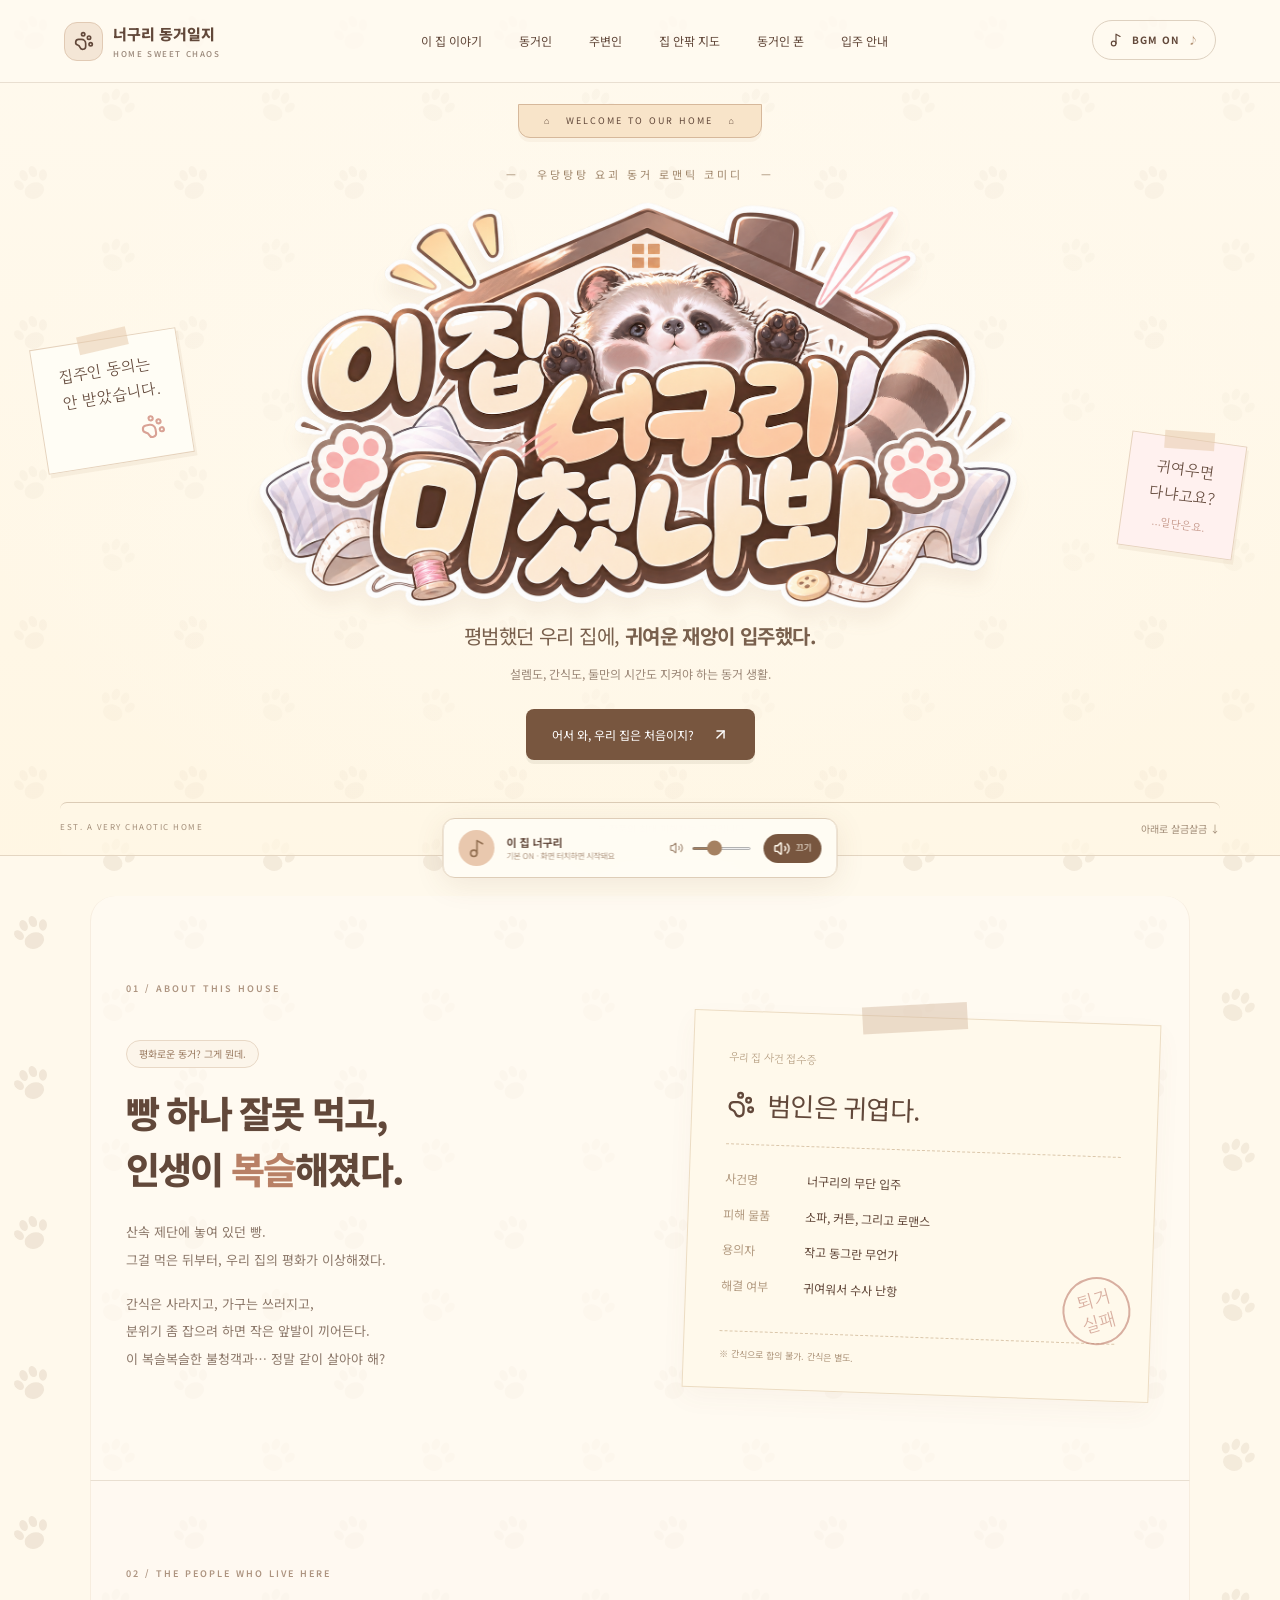
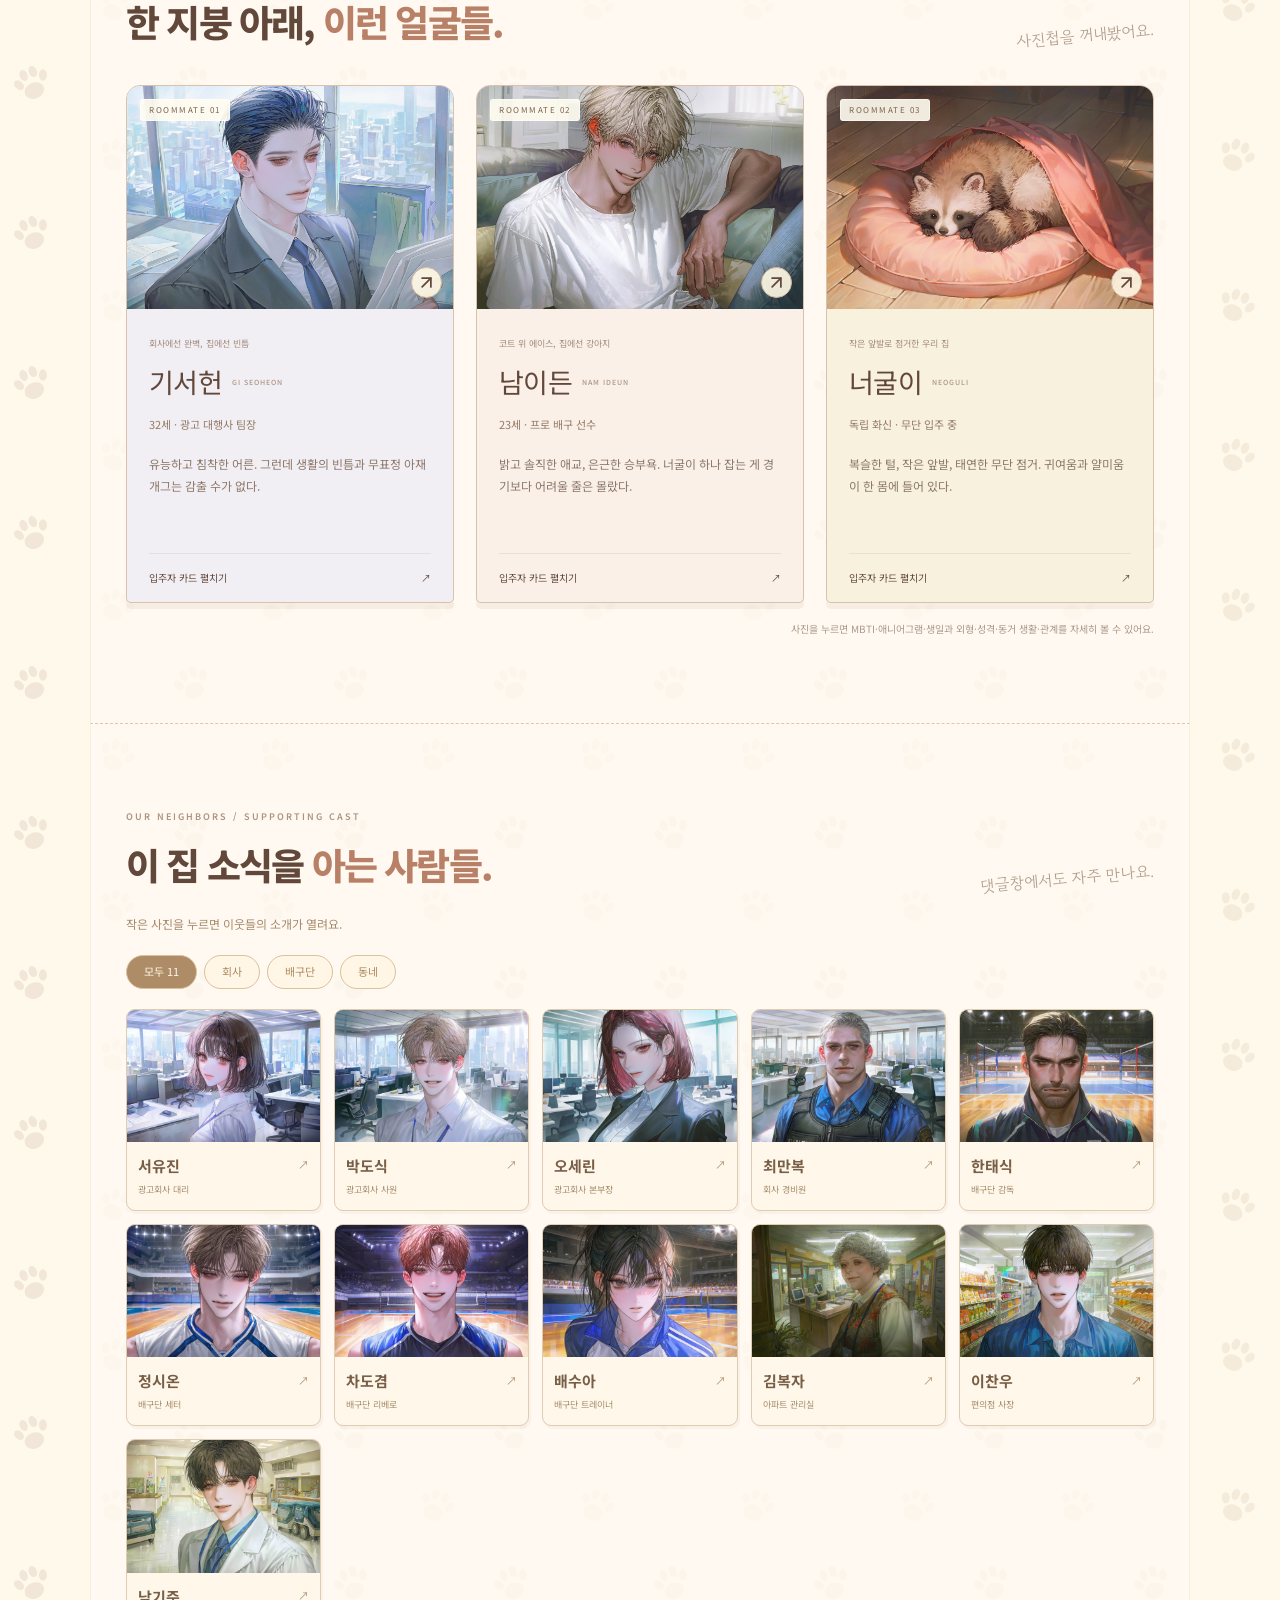
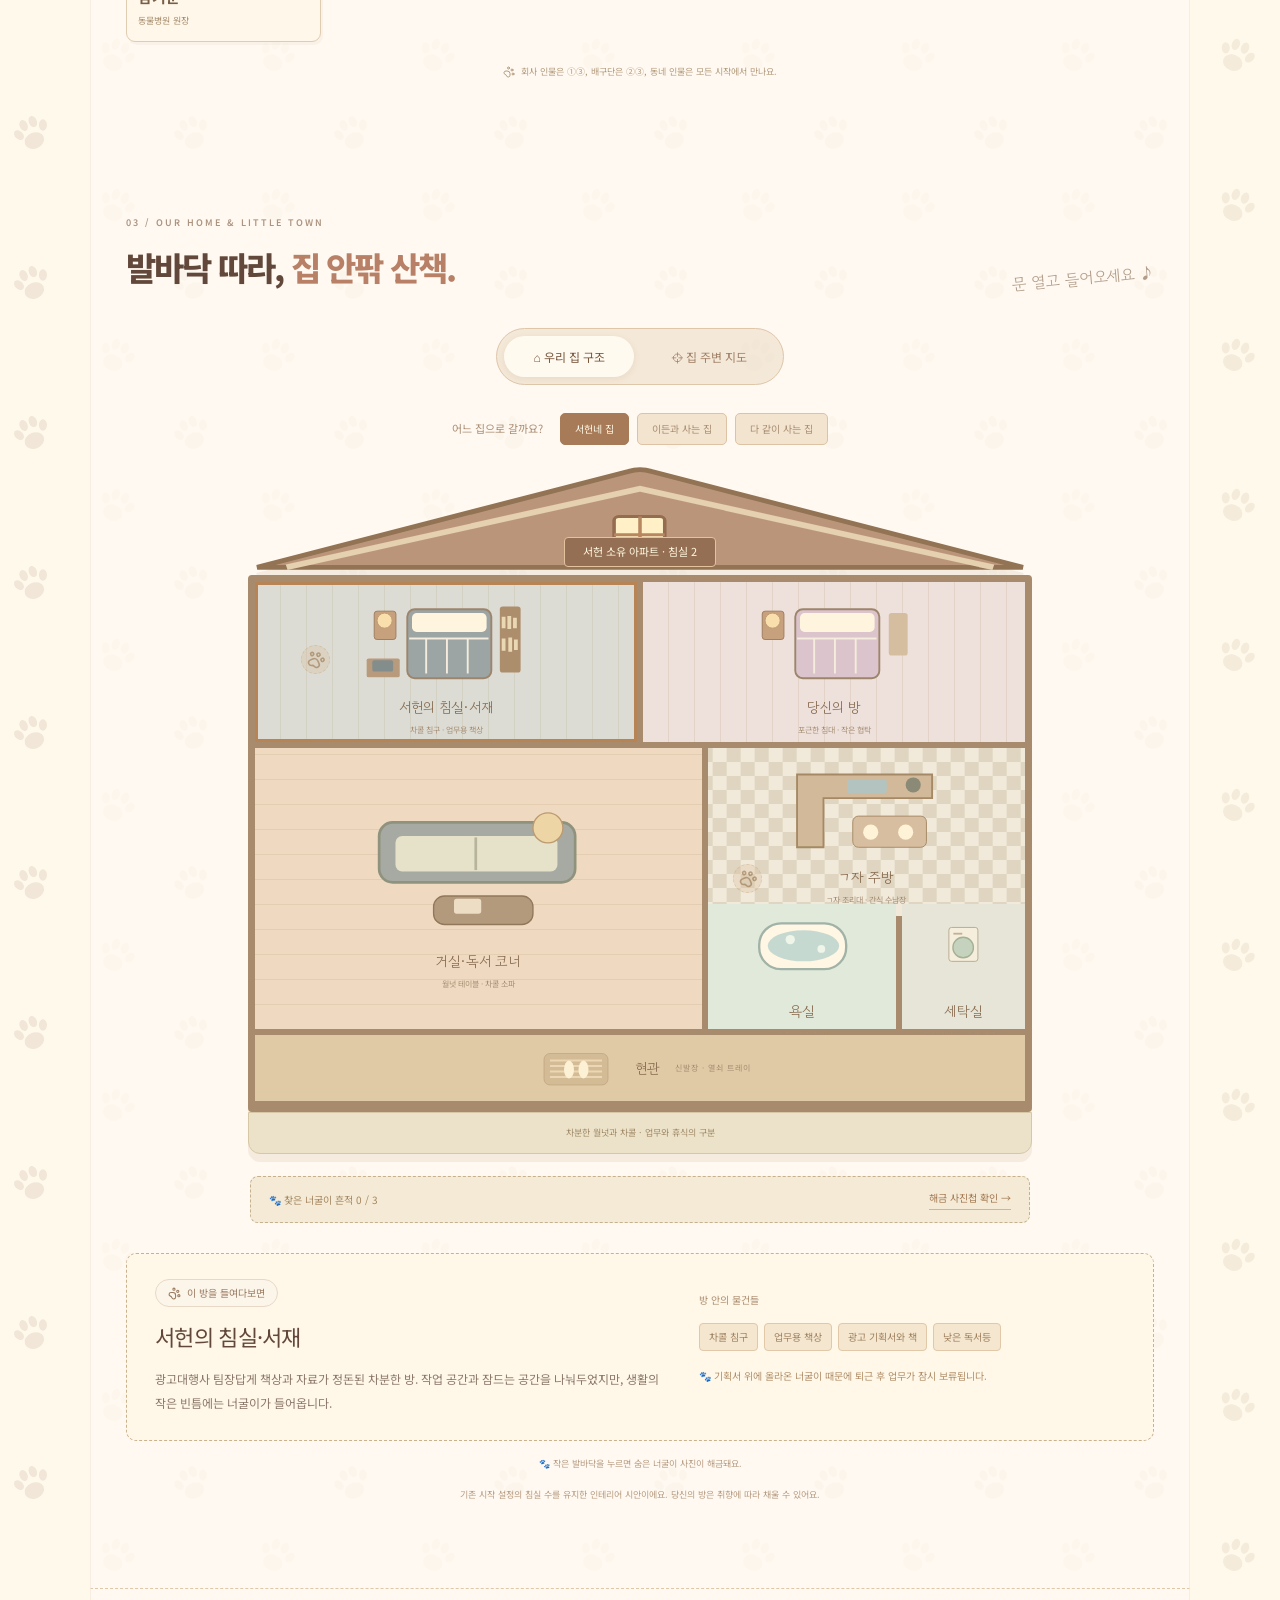
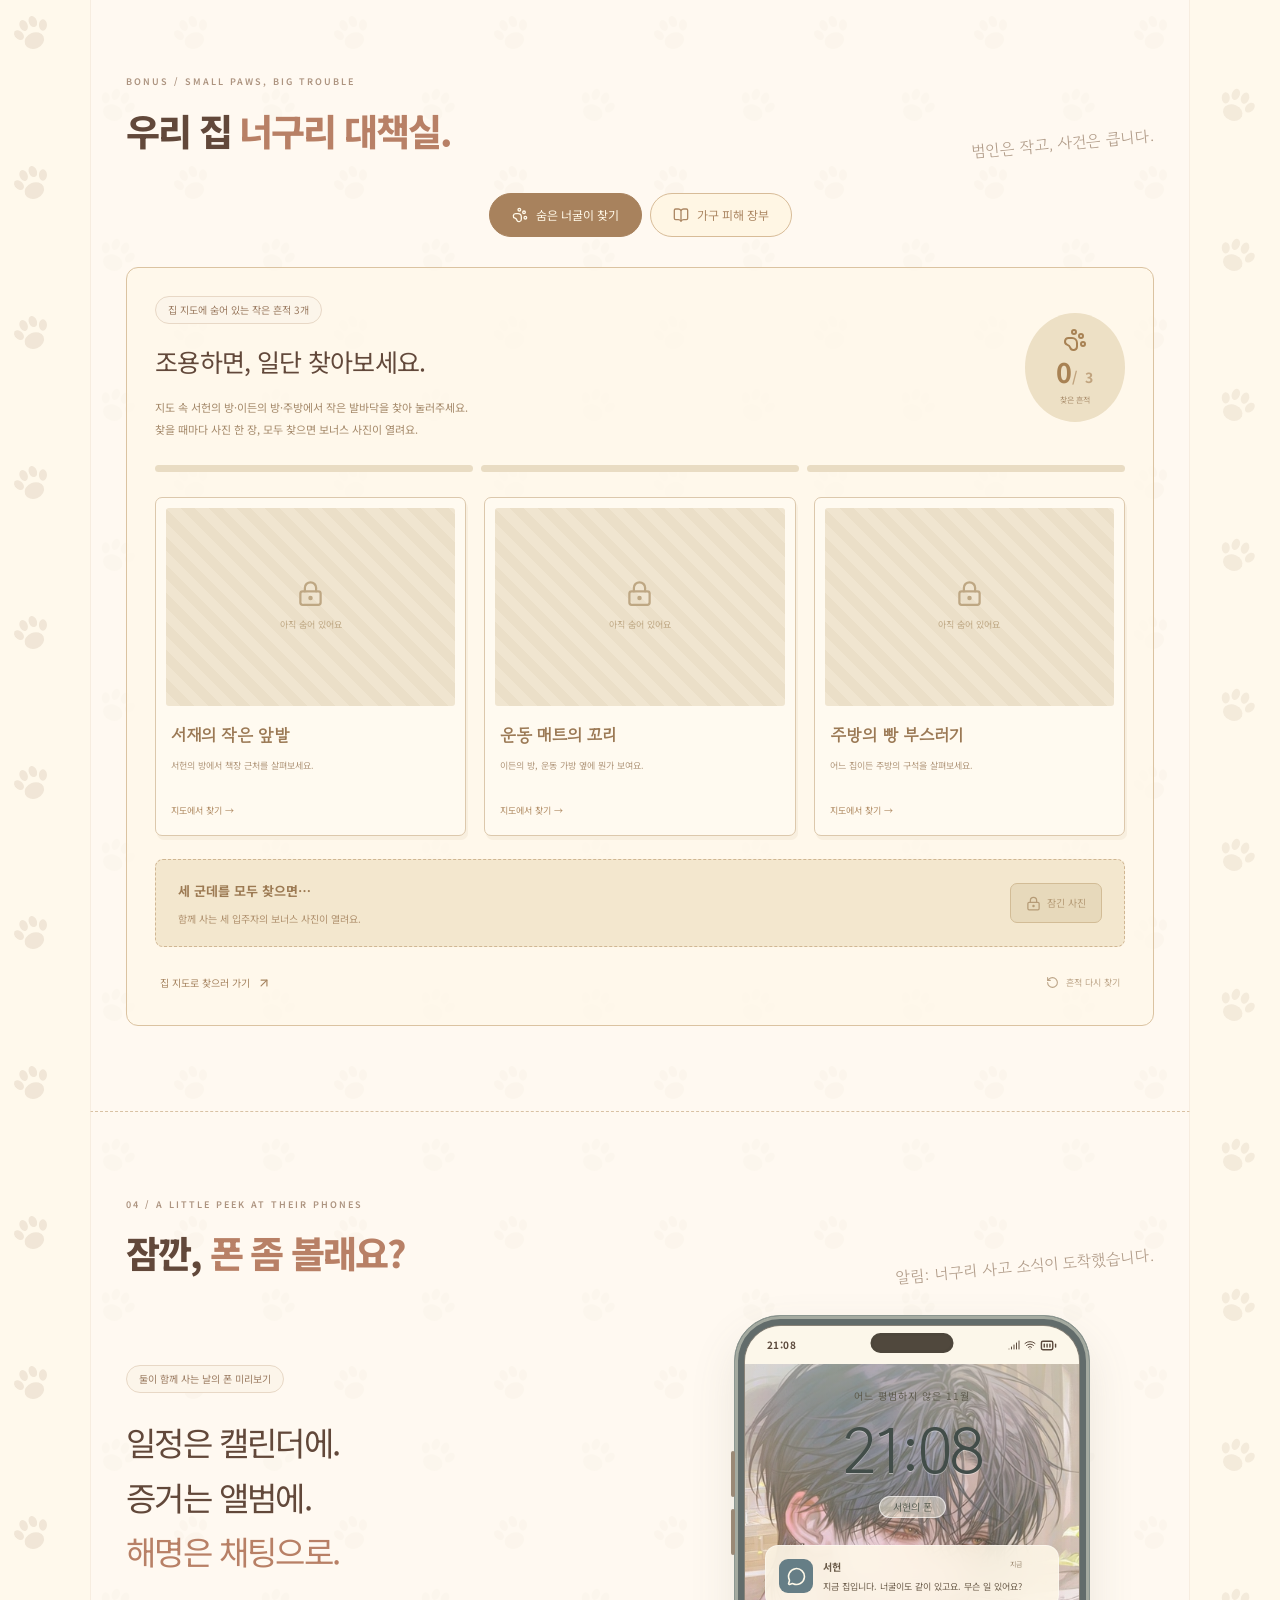
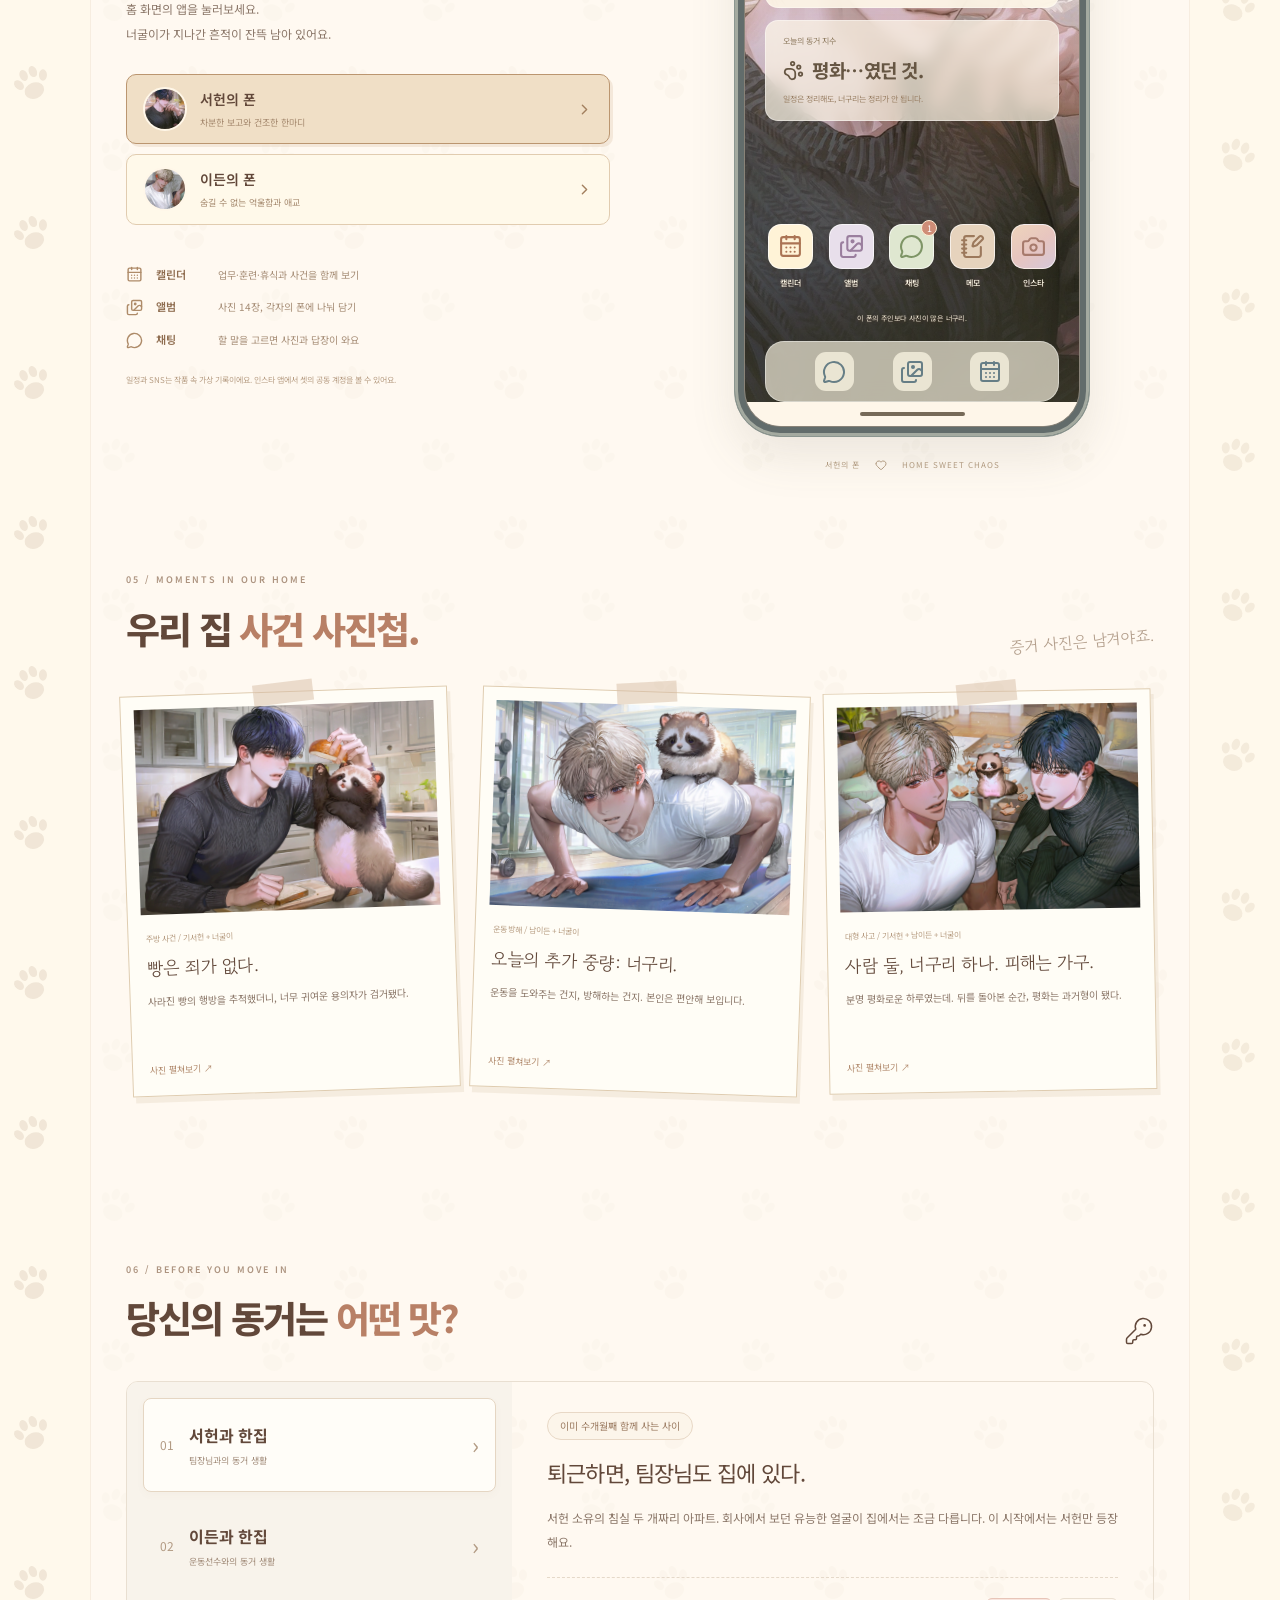
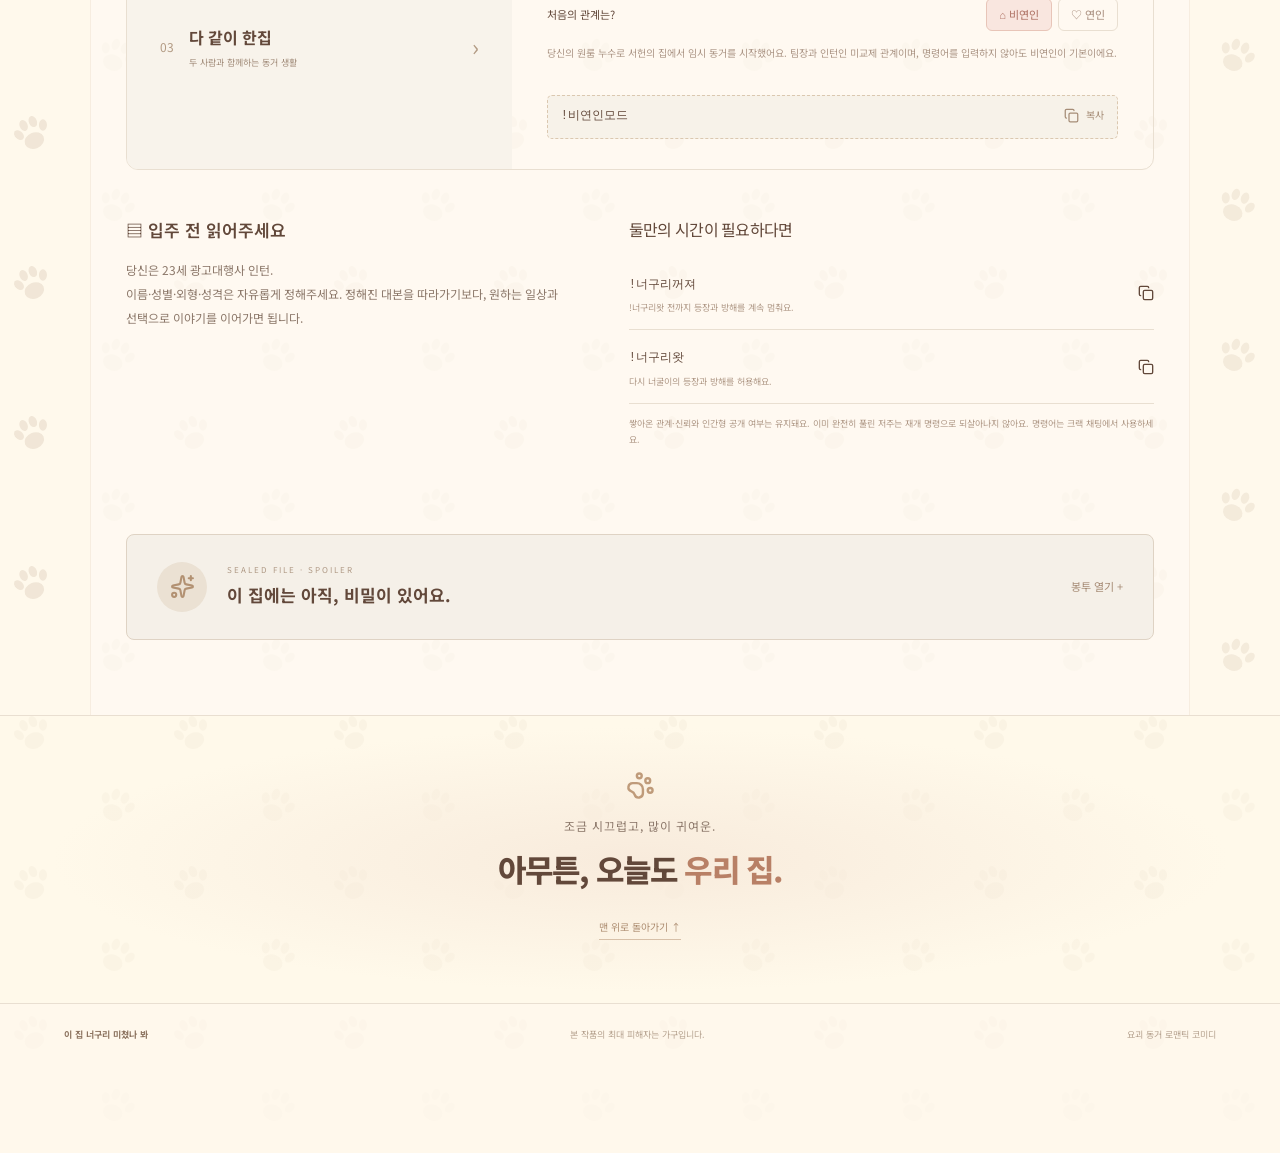
<file: index.html>
<!doctype html><html lang="ko"><head><meta charset="UTF-8"><meta name="viewport" content="width=device-width,initial-scale=1,viewport-fit=cover"><meta name="theme-color" content="#fff9ec"><title>이 집 너구리 미쳤나 봐 | 너구리 동거일지</title><meta name="description" content="평범했던 우리 집에 귀여운 재앙이 입주했다. 우당탕탕 요괴 동거 로맨틱 코미디."><link rel="icon" href="/favicon.svg">  <script type="module" crossorigin src="/static/index-0a556be13d47.js"></script>
  <link rel="stylesheet" crossorigin href="/static/index-DGvWY7Bh.css">
</head><body><div id="root"></div></body></html>
</file>
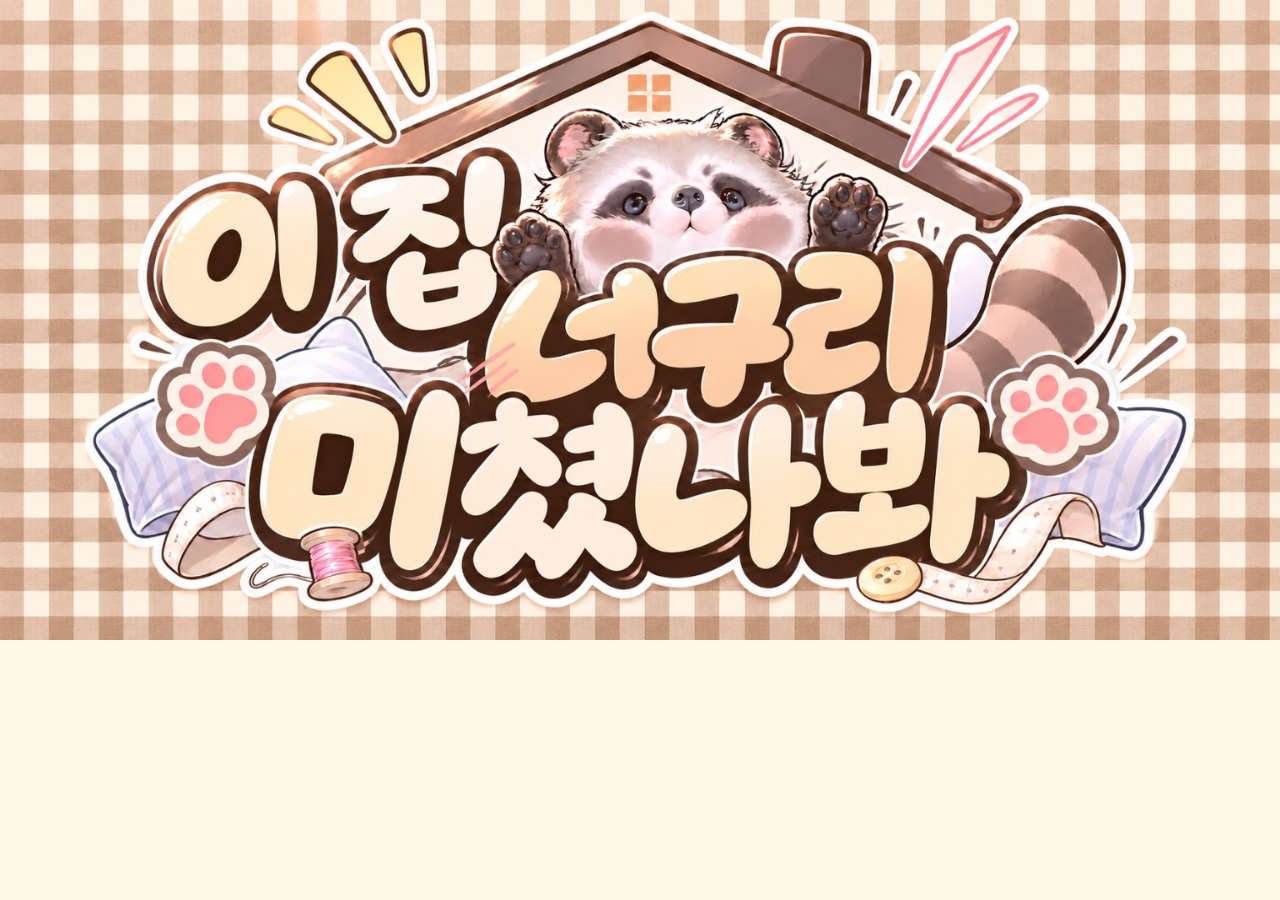
<file: banner.html>
<!doctype html>
<html lang="ko"><head><meta charset="utf-8"><meta name="viewport" content="width=device-width,initial-scale=1"><title>이 집 너구리 미쳤나 봐 · 클릭형 배너</title><style>html,body{margin:0;background:#fff9ec}a{display:block;max-width:1536px;margin:auto}img{display:block;width:100%;height:auto}a:focus-visible{outline:4px solid #895a40;outline-offset:-4px}</style></head><body><a href="./index.html" aria-label="이 집 너구리 미쳤나 봐 홈페이지 열기"><img src="./assets/click-banner.png" width="1536" height="768" alt="이 집 너구리 미쳤나 봐 — 클릭해서 홈페이지 열기"></a></body></html>
</file>
<file: static/index-DGvWY7Bh.css>
@import "https://fonts.googleapis.com/css2?family=Gowun+Dodum&family=Noto+Sans+KR:wght@400;500;600;700;800;900&display=swap";.global-music-button{z-index:12;position:absolute;top:20px;right:5%}.header-music-space{flex-shrink:0;width:128px}.house-play{border-top:1px dashed #dfc7a7;padding-top:50px}.play-tabs{justify-content:center;gap:8px;margin-bottom:30px;display:flex}.play-tabs>button{color:#ad8864;background:#fff6e4;border:1px solid #d8bc98;border-radius:23px;align-items:center;gap:8px;padding:10px 22px;font-size:12px;display:flex}.play-tabs>button[aria-pressed=true]{color:#fff8e7;background:#a8825d;border-color:#a8825d}.hunt-panel,.ledger-panel{background:#fff8eacc;border:1px solid #dbc3a1;border-radius:12px;padding:28px}.hunt-heading{justify-content:space-between;align-items:center;gap:25px;display:flex}.hunt-heading h3,.ledger-intro h3{margin:15px 0 12px;font-size:25px}.hunt-heading p,.ledger-intro p{color:#a58a6b;font-size:11px;line-height:2}.hunt-count{color:#a88254;background:#ede0c5;border-radius:50%;flex-direction:column;flex-shrink:0;align-items:center;width:100px;padding:15px;display:flex}.hunt-count>strong{font-size:27px;line-height:1.5}.hunt-count small{letter-spacing:2px;color:#c1a47f;font-size:14px}.hunt-count>span{color:#ab8f6e;font-size:8px}.hunt-progress{gap:8px;margin:25px 0;display:flex}.hunt-progress>span{background:#e9dcc3;border-radius:6px;flex:1;height:7px}.hunt-progress>.done{background:#a9b58b}.hunt-gallery{grid-template-columns:repeat(3,minmax(0,1fr));gap:18px;display:grid}.hunt-card{text-align:left;background:#fffaf0;border:1px solid #dcc8ac;border-radius:7px;padding:10px 10px 16px;box-shadow:2px 4px #ab895c15}.hunt-card>img,.locked-photo{aspect-ratio:19/13;object-fit:contain;background:#e9dfca;border-radius:3px;width:100%;display:block}.locked-photo{color:#bea783;background:repeating-linear-gradient(45deg,#f0e5d0 0 10px,#ebdfc8 10px 20px);flex-direction:column;justify-content:center;align-items:center;gap:10px;display:flex}.locked-photo>span{font-size:9px}.hunt-card>strong{color:#9b7955;margin:14px 5px 7px;font-family:Gowun Dodum;font-size:17px;display:block}.hunt-card>p{color:#b1977b;min-height:34px;margin:0 5px;font-size:9px;line-height:1.9}.hunt-card>span{color:#b08b63;margin:12px 5px 0;font-size:9px;display:block}.hunt-card.unlocked{border-color:#aeb995}.hunt-card.unlocked>span{color:#8d9c6d}.hunt-complete{background:#f3e7ce;border:1px dashed #d0b692;border-radius:8px;justify-content:space-between;align-items:center;gap:15px;margin-top:23px;padding:18px 22px;display:flex}.hunt-complete strong{color:#9c7a53;font-size:13px}.hunt-complete p{color:#b0916e;margin-top:6px;font-size:10px}.hunt-complete>button{color:#b69c77;white-space:nowrap;background:#e7d9bb;border:1px solid #d2bc96;border-radius:7px;align-items:center;gap:6px;padding:10px 15px;font-size:10px;display:flex}.hunt-complete>button:disabled{cursor:default}.hunt-complete.complete{background:#edf0db;border-color:#b1bd94}.hunt-complete.complete>button{color:#fff8e8;background:#9ba97b;border-color:#8e9b6d}.hunt-footer{justify-content:space-between;align-items:center;gap:15px;margin-top:22px;display:flex}.hunt-footer>button{color:#a78561;background:0 0;align-items:center;gap:7px;padding:5px;font-size:10px;display:flex}.hunt-footer>button:last-child{color:#bca487;font-size:9px}.ledger-totals{grid-template-columns:1fr 1fr 1.5fr;gap:13px;margin:25px 0;display:grid}.ledger-totals>div{background:#f5e8cf;border:1px solid #dfc8a8;border-radius:8px;padding:18px 20px}.ledger-totals small{color:#af9472;margin-bottom:5px;font-size:9px;display:block}.ledger-totals strong{color:#9a744b;font-size:25px;display:block}.ledger-totals strong>span{color:#bea17d;margin-left:5px;font-size:12px}.ledger-totals>div:last-child{background:#eee2d3}.ledger-filters{gap:7px;margin:18px 0;display:flex}.ledger-filters button{color:#b19877;background:#fcf2df;border:1px solid #ddc6a4;border-radius:16px;padding:5px 13px;font-size:10px}.ledger-filters button[aria-pressed=true]{color:#fff7e7;background:#b18d67}.ledger-list{gap:12px;display:grid}.damage-record{background:#fffaf0;border:1px solid #decaad;border-radius:8px;overflow:hidden}.damage-record>details{background:0 0;border:0;border-radius:0}.damage-record summary{gap:15px;padding:17px 20px}.damage-no{color:#c3aa87;font-size:11px}.damage-record summary>div{flex:1;min-width:0}.damage-record summary strong{color:#9d7b54;margin:0;font-size:14px}.damage-record summary small{letter-spacing:0;color:#b59b7c;margin-top:4px;font-size:9px}.damage-cost{color:#ab8b63;white-space:nowrap;font-size:12px}.damage-detail{grid-template-columns:190px 1fr;gap:20px;padding:0 20px 20px;display:grid}.damage-detail>button{background:#f5e8cf;border:1px solid #e0caae;border-radius:5px;padding:5px;position:relative}.damage-detail img{object-fit:contain;border-radius:3px;width:100%;max-height:150px;display:block}.damage-detail>button>span{color:#b08b62;margin:5px;font-size:8px;display:block}.damage-detail>div{flex-direction:column;justify-content:center;gap:13px;display:flex}.damage-detail p{color:#aa8c6b;font-size:11px;line-height:1.9}.damage-detail b{color:#96714b;margin-bottom:3px;font-size:10px;display:block}.damage-check{color:#b29772;background:#fbf0dc;border-top:1px dashed #e4d1b5;justify-content:flex-end;align-items:center;gap:7px;width:100%;padding:10px 20px;font-size:9px;display:flex}.damage-check>span{background:#fff9e9;border:1px solid #d3bc98;border-radius:4px;place-items:center;width:16px;height:16px;display:grid}.fixed .damage-check{color:#89976a;background:#edf0df}.fixed .damage-check>span{color:#fff;background:#abb58c;border-color:#9da97f}.ledger-empty{text-align:center;color:#b69c7a;padding:22px;font-size:12px}.add-damage{color:#a58257;background:#f3e3c6;border:1px solid #d8be94;border-radius:7px;margin:23px auto 0;padding:12px 22px;font-size:11px;display:block}.add-damage:disabled{opacity:.55;cursor:default}.personal-room{padding:0}.room-select{background:0 0;flex-direction:column;justify-content:center;align-items:center;gap:3px;width:100%;min-width:0;height:100%;padding:9px;display:flex}.room-select>strong{color:#876b4f;text-align:center;font-family:Gowun Dodum;font-size:14px;font-weight:400}.room-select>small{color:#a68e74;text-align:center;font-size:8px}.personal-room.entry>.room-select{flex-direction:row;gap:15px}.personal-room.entry .room-scene{width:90px;height:55px}.hidden-paw{z-index:2;color:#9977519c;background:#d7bd994d;border:1px dashed #c1a17b55;border-radius:50%;place-items:center;width:29px;height:29px;transition:color .2s,background .2s;display:grid;position:absolute;transform:rotate(-24deg)}.spot-shelf{top:39%;left:12%}.spot-mat{bottom:18%;right:7%}.spot-crumb{bottom:14%;left:8%}.hidden-paw.found{color:#fff5dc;background:#a7b58c;border-color:#879b67;box-shadow:0 0 0 3px #c5cfb15c}.hidden-paw>span{text-align:center;color:#90a078;background:#fcf4dd;border-radius:50%;width:13px;height:13px;font-size:9px;line-height:13px;position:absolute;top:-6px;right:-3px;transform:rotate(24deg)}.comment-picker{border-top:1px dashed #d7c19f;flex-wrap:wrap;gap:5px;margin-top:14px;padding-top:10px;display:flex}.comment-picker>small{color:#b69976;width:100%;margin-bottom:4px;font-size:8px;display:block}.comment-picker>button{color:#a78158;background:#fff6e6;border:1px solid #d8bd97;border-radius:15px;padding:5px 8px;font-size:8px}.comment-picker>button[aria-pressed=true]{color:#fff6e5;background:#bc9870}.comment-picker>button:disabled{opacity:.55}.comment-replies{margin-top:10px}.comment-replies>small{color:#b29b7f;font-size:8px}.comment-replies .your-comment{background:#eee0c8;border-radius:5px;padding:7px 9px;font-size:9px}.comment-replies .character-comment{border-left:2px solid #d8be96;margin-top:9px;margin-left:10px;padding-left:9px;font-size:9px;line-height:2}.comment-replies b{min-width:26px;display:inline-block}@media (width<=850px){.global-music-button{top:17px;right:25px}.header-music-space{width:118px}.hunt-panel,.ledger-panel{padding:23px}.hunt-heading h3,.ledger-intro h3{font-size:22px}.hunt-card>strong{font-size:15px}.hunt-gallery{gap:12px}.ledger-totals>div{padding:15px}.ledger-totals strong{font-size:21px}.room-select>strong{font-size:12px}}@media (width<=600px){.global-music-button{top:17px;right:18px}.header-music-space{width:95px}.house-play{padding-top:39px}.house-play h2{font-size:25px}.play-tabs{gap:7px;margin-bottom:22px}.play-tabs button{gap:5px;padding:9px 13px;font-size:10px}.play-tabs svg{width:13px}.hunt-panel,.ledger-panel{padding:18px 14px}.hunt-heading{gap:13px}.hunt-heading>.hunt-count{width:65px;padding:10px}.hunt-count strong{font-size:21px}.hunt-count small{font-size:10px}.hunt-count>span{font-size:6px}.hunt-count svg{width:20px;height:20px}.hunt-heading h3,.ledger-intro h3{margin:12px 0 10px;font-size:19px}.hunt-heading p,.ledger-intro p{font-size:10px;line-height:2}.hunt-heading .pill{padding:3px 7px;font-size:7px}.hunt-heading br{display:none}.hunt-gallery{grid-template-columns:1fr;gap:16px}.hunt-card{grid-template-columns:100px 1fr;align-items:center;gap:0 13px;padding:10px;display:grid}.hunt-card>img,.hunt-card>.locked-photo{aspect-ratio:1;object-fit:cover;grid-area:1/1/4;height:100px}.locked-photo svg{width:23px}.locked-photo>span{font-size:7px}.hunt-card>strong{grid-column:2;align-self:end;margin:0 0 5px;font-size:15px}.hunt-card>p{grid-column:2;min-height:0;margin:0;font-size:8px}.hunt-card>span{grid-column:2;align-self:start;margin:5px 0 0;font-size:8px}.hunt-progress{margin:20px 0}.hunt-complete{flex-wrap:wrap;gap:10px;padding:15px 13px}.hunt-complete strong{font-size:12px}.hunt-complete p{font-size:9px}.hunt-complete button{padding:8px 11px;font-size:9px}.hunt-footer{flex-wrap:wrap;gap:8px}.hunt-footer button{font-size:9px}.hunt-footer>button:last-child{font-size:8px}.ledger-totals{grid-template-columns:1fr 1fr;gap:9px;margin:20px 0}.ledger-totals>div{padding:13px 15px}.ledger-totals>div:last-child{grid-column:1/-1;justify-content:space-between;align-items:center;display:flex}.ledger-totals small{margin-bottom:2px;font-size:8px}.ledger-totals strong{font-size:22px}.ledger-totals>div:last-child>strong{font-size:21px}.ledger-filters button{font-size:9px}.damage-record summary{gap:10px;padding:14px 12px}.damage-record summary strong{font-size:12px}.damage-record summary small{font-size:8px}.damage-cost{font-size:10px}.damage-no{font-size:9px}.damage-detail{grid-template-columns:1fr;gap:13px;padding:0 13px 15px}.damage-detail>button{justify-self:center;width:170px}.damage-detail p{font-size:10px}.damage-detail b{font-size:9px}.damage-check{padding:9px 13px;font-size:8px}.add-damage{padding:11px 14px;font-size:10px}.room-select{gap:2px;padding:4px}.room-select>strong{font-size:10px;line-height:1.5}.room-select>small{font-size:6px;line-height:1.6}.personal-room.entry>.room-select{gap:6px}.personal-room.entry .room-scene{width:60px;height:35px}.personal-room.entry .room-select>small{display:none}.hidden-paw{width:23px;height:23px}.hidden-paw>svg{width:15px;height:15px}.spot-shelf{top:33%;left:3%}.spot-mat{bottom:23%;right:3%}.spot-crumb{bottom:17%;left:4%}}.hunt-map-status{color:#a48660;background:#f4ead5;border:1px dashed #c6b08d;border-radius:8px;justify-content:space-between;align-items:center;gap:13px;max-width:780px;margin:22px auto 0;padding:12px 18px;font-size:10px;display:flex}.hunt-map-status>a{color:#a37851;white-space:nowrap;border-bottom:1px solid #d3b58f;padding-bottom:2px;font-size:10px}@media (width<=600px){.hunt-map-status{margin-top:19px;padding:11px 12px;font-size:8px}.hunt-map-status>a{font-size:8px}}.personal-house{filter:drop-shadow(0 8px #ad906920);max-width:830px;margin:auto}.personal-house .house-roof{height:115px;margin:0 -9px}.personal-floor{background:#a88a6c;border:7px solid #a88a6c;border-radius:4px;grid-template-rows:160px 150px 125px 70px;grid-template-columns:repeat(12,minmax(0,1fr));gap:6px;margin:0 23px;display:grid}.personal-floor.seo{grid-template-areas:"master master master master master master guest guest guest guest guest guest""living living living living living living living kitchen kitchen kitchen kitchen kitchen""living living living living living living living bath bath bath laundry laundry""entry entry entry entry entry entry entry entry entry entry entry entry"}.personal-floor.ide{grid-template-rows:150px 150px 145px 70px;grid-template-areas:"master master master master master guest guest guest guest guest guest guest""master master master master master living living living living living living living""kitchen kitchen kitchen kitchen kitchen kitchen bath bath bath laundry laundry laundry""entry entry entry entry entry entry entry entry entry entry entry entry"}.personal-floor.both{grid-template-areas:"seo seo seo seo ide ide ide ide guest guest guest guest""living living living living living living living kitchen kitchen kitchen kitchen kitchen""living living living living living living living bath bath bath laundry laundry""entry entry entry entry entry entry entry entry entry entry entry entry"}.personal-room{background:repeating-linear-gradient(90deg,#eadfcd 0 25px,#dfcfb9 25px 26px);flex-direction:column;justify-content:center;align-items:center;gap:3px;min-width:0;padding:9px;transition:box-shadow .2s;display:flex;position:relative}.personal-room.selected{background-color:#ead6b9;box-shadow:inset 0 0 0 3px #b78456}.personal-room>strong{color:#876b4f;font-family:Gowun Dodum;font-size:14px;font-weight:400}.personal-room>small{color:#a68e74;text-align:center;font-size:8px}.room-scene{width:170px;max-width:92%;height:105px;display:block}.personal-room.seo{background:repeating-linear-gradient(90deg,#dddcd4 0 25px,#d3d0c4 25px 26px)}.personal-room.ide{background:repeating-linear-gradient(90deg,#e7e9d9 0 25px,#dbe0ca 25px 26px)}.personal-room.guest{background:repeating-linear-gradient(90deg,#eee1dc 0 25px,#e3d2c8 25px 26px)}.personal-room.gym{background:#dfe5ce}.personal-room.gym .room-scene{width:220px;height:120px}.personal-room.living .room-scene{width:245px;height:160px}.personal-room.kitchen{background:repeating-conic-gradient(#f1e9d9 0% 25%,#dfd5c0 0% 50%) 50%/28px 28px}.personal-room.bath{background:#e1e9db}.personal-room.laundry{background:#e7e5d8}.personal-room.bath>.room-scene,.personal-room.laundry>.room-scene{max-width:100%;height:74px}.personal-room.entry{background:#e0c9a5;flex-direction:row;gap:15px}.personal-room.entry>.room-scene{width:90px;height:55px}.personal-home-caption{text-align:center;color:#a18967;background:#ebe2c9;border:1px solid #d6c8a5;border-radius:0 0 12px 12px;margin:0 23px;padding:12px 8px;font-size:9px}.personal-house.ide .personal-home-caption{background:#e3e8cc}.room-record{background:#fff8e9;border:1px dashed #cbb28e;border-radius:10px;grid-template-columns:1.2fr 1fr;gap:32px;margin-top:30px;padding:25px 28px;display:grid}.room-record .pill{align-items:center;gap:6px;display:inline-flex}.room-record h3{margin:10px 0;font-size:22px}.room-record p{font-size:12px;line-height:2}.room-inventory{padding:7px 0}.room-inventory>span{color:#ac8e70;font-size:10px}.room-inventory>div{flex-wrap:wrap;gap:6px;margin:11px 0 15px;display:flex}.room-inventory>div>span{color:#a08361;background:#f4e6cf;border:1px solid #e0c8a9;border-radius:4px;padding:4px 9px;font-size:10px}.room-inventory p{color:#b18e69;font-size:10px}.town-area-list{flex-wrap:wrap;justify-content:center;gap:6px;margin:23px 0 0;display:flex}.town-area-list button{color:#a38563;background:#fff8e6;border:1px solid #dbc3a4;border-radius:20px;padding:5px 12px;font-size:10px}.town-area-list button[aria-pressed=true]{color:#fff8e5;background:#a37c56}.district-detail{grid-template-columns:1fr 1fr;gap:15px;max-width:850px;margin:20px auto 0;display:grid}.district-detail article{background:#f4e8d5;border:1px solid #e0c9aa;border-radius:9px;padding:20px 24px}.district-detail h4{color:#9f7c58;margin:0 0 9px;font-size:12px}.district-detail p{color:#a48a6c;font-size:11px;line-height:2}@media (width<=600px){.personal-house .house-roof{height:73px;margin:0 -6px}.personal-floor{border-width:4px;grid-template-rows:125px 119px 105px 49px;gap:4px;margin:0 2px}.personal-floor.ide{grid-template-rows:125px 125px 125px 49px}.personal-room{gap:2px;padding:4px}.personal-room>strong{text-align:center;font-size:10px;line-height:1.5}.personal-room>small{font-size:6px;line-height:1.6}.room-scene{width:120px;max-width:98%;height:74px}.personal-room.living .room-scene{width:155px;height:120px}.personal-room.gym .room-scene{width:135px;height:80px}.personal-room.entry{gap:6px}.personal-room.entry>.room-scene{width:60px;height:35px}.personal-room.bath>.room-scene,.personal-room.laundry>.room-scene{height:58px}.personal-room.entry>small{display:none}.personal-home-caption{margin:0 2px;padding:10px 8px;font-size:7px;line-height:1.8}.room-record{grid-template-columns:1fr;gap:15px;margin-top:24px;padding:19px}.room-record h3{font-size:19px}.room-record p{font-size:11px}.room-inventory{border-top:1px dashed #dbc5a6;padding-top:14px}.room-inventory>div>span,.room-inventory p{font-size:9px}.district-detail{grid-template-columns:1fr;gap:10px}.district-detail article{padding:17px 19px}.district-detail p{font-size:10px}.district-detail h4{font-size:11px}.town-area-list{gap:5px;margin-top:18px}.town-area-list button{padding:5px 10px;font-size:9px}}.personal-room.kitchenFlat{background:repeating-conic-gradient(#f1e9d9 0% 25%,#dfd5c0 0% 50%) 50%/28px 28px}.phone-section{border-top:1px dashed #d9c2a4;padding-top:65px}.phone-experience{grid-template-columns:1fr 1fr;align-items:center;gap:60px;display:grid}.phone-intro>h3{letter-spacing:-1.6px;margin:22px 0 17px;font-size:33px;line-height:1.65}.phone-intro>p{font-size:12px;line-height:2.1}.owner-picker{flex-direction:column;gap:10px;margin:28px 0;display:flex}.owner-picker button{text-align:left;background:#fff9ea;border:1px solid #e1ccb0;border-radius:10px;align-items:center;gap:13px;width:100%;padding:12px 16px;transition:background .2s,transform .2s;display:flex}.owner-picker button[aria-pressed=true]{background:#f0dfc6;border-color:#bb9670;box-shadow:3px 3px #bc916529}.owner-picker button:hover{transform:translate(3px)}.owner-picker img{object-fit:cover;object-position:center;border:2px solid #fff7e9;border-radius:50%;width:44px;height:44px}.owner-picker>button>span{flex:1;font-size:14px;font-weight:600}.owner-picker small{color:#a4886d;margin-top:3px;font-size:9px;font-weight:400;display:block}.owner-picker svg{color:#a3805f}.phone-instructions{gap:13px;padding-top:12px;display:grid}.phone-instructions>div{color:#ae8b69;align-items:center;gap:13px;display:flex}.phone-instructions>div>span{color:#a68d76;font-size:10px}.phone-instructions strong{color:#8f6d50;min-width:62px;font-size:11px;font-weight:600;display:inline-block}.phone-footnote{color:#b79d83;margin-top:23px;display:block;font-size:8px!important}.phone-hardware{color:#5c4a3d;background:#8c6d56;border:1px solid #c0a58b;border-radius:46px;justify-self:center;width:356px;padding:9px;position:relative;box-shadow:0 20px 45px #7f583b20,8px 12px #e8dac534,inset 0 0 0 3px #c3ad96}.phone-hardware.slate{--phone-main:#667e86;--phone-soft:#e2e9e8;--phone-bg:#f0f0e9;--bubble-mine:#d3e2df;background:#626c6b;border-color:#8b9690;box-shadow:0 20px 45px #6b695820,inset 0 0 0 3px #a4aaa0}.phone-hardware.apricot{--phone-main:#b9875e;--phone-soft:#f5e2c8;--phone-bg:#fbf0dc;--bubble-mine:#f5d9b3;background:#a6805f}.phone-screen{background:var(--phone-bg);border:1px solid #453b2d99;border-radius:37px;flex-direction:column;width:100%;height:702px;display:flex;position:relative;overflow:hidden}.phone-status{letter-spacing:.4px;z-index:3;background:#fff9eacf;flex-shrink:0;justify-content:space-between;align-items:center;height:38px;padding:0 22px;font-size:10px;font-weight:700;display:flex;position:relative}.phone-status>span:last-child{align-items:center;gap:4px;display:flex}.phone-island{background:#50483d;border-radius:20px;width:83px;height:20px;position:absolute;top:7px;left:50%;transform:translate(-50%);box-shadow:inset 0 0 0 3px #3e3c362e}.phone-side-key{background:#9a8976;border-radius:4px;width:4px;height:46px;position:absolute;top:135px;left:-4px;box-shadow:0 58px #9a8976}.phone-underlabel{color:#b19b81;letter-spacing:1px;white-space:nowrap;justify-content:center;align-items:center;gap:15px;font-size:8px;display:flex;position:absolute;bottom:-36px;left:0;right:0}.phone-home{flex:1;min-height:0;position:relative}.phone-wallpaper,.phone-wallpaper-shade{object-fit:cover;object-position:48% center;width:100%;height:100%;position:absolute;inset:0}.phone-wallpaper-shade{background:linear-gradient(#fffae68c 0%,#fff5df40 30%,#554a3b46 58%,#3e3d3185 100%)}.phone-home-content{z-index:1;flex-direction:column;align-items:center;height:100%;padding:23px 20px 0;display:flex;position:relative}.phone-date{color:#5e5b4e;letter-spacing:1px;font-size:10px}.phone-clock{letter-spacing:-3px;color:#424d49;text-shadow:0 1px #fff6;font-family:Gowun Dodum;font-size:65px;line-height:1.4}.phone-owner{color:#5d6257;background:#fff7e780;border:1px solid #fff9;border-radius:20px;padding:1px 13px;font-size:10px}.phone-notification{text-align:left;-webkit-backdrop-filter:blur(12px);backdrop-filter:blur(12px);color:#6a5b49;background:#fff9e8df;border:1px solid #fff5;border-radius:13px;align-items:center;gap:10px;width:100%;margin-top:27px;padding:12px 13px;display:flex;box-shadow:0 4px 10px #5c514b0a}.notif-icon{background:var(--phone-main);color:#fff9e9;border-radius:9px;flex-shrink:0;place-items:center;width:34px;height:34px;display:grid}.phone-notification>span:last-child{min-width:0}.phone-notification strong{justify-content:space-between;font-size:10px;display:flex}.phone-notification strong small{color:#a08e76;font-size:7px;font-weight:400}.phone-notification strong+span{margin-top:3px;font-size:9px;line-height:1.7;display:block}.phone-widget{-webkit-backdrop-filter:blur(8px);backdrop-filter:blur(8px);background:#fff8e8b3;border:1px solid #fff6;border-radius:13px;flex-direction:column;align-items:flex-start;gap:5px;width:100%;margin-top:12px;padding:13px 17px;display:flex}.phone-widget>small{color:#8f7c61;font-size:8px}.phone-widget strong{color:#665643;letter-spacing:-.5px;align-items:center;gap:8px;font-size:19px;display:flex}.phone-widget>span{color:#9a8065;font-size:8px}.phone-app-grid{grid-template-columns:repeat(4,1fr);gap:15px;width:100%;margin-top:auto;padding-top:25px;display:grid}.phone-app-grid>button{background:0 0;flex-direction:column;align-items:center;gap:7px;display:flex}.app-icon{color:#a07752;background:#fff9e6;border:1px solid #ffffffa6;border-radius:14px;place-items:center;width:51px;height:51px;display:grid;position:relative;box-shadow:0 3px 8px #3c332126}.app-icon.cal{color:#ab7454;background:#fff3d7}.app-icon.photos{color:#9a7e9e;background:#e8dfeb}.app-icon.messages{color:#7e9566;background:#dfe7d0}.app-icon.memo{color:#9c795c;background:#e6d3bd}.app-icon i{color:#fff;background:#cf8d77;border:1px solid #ffefd5;border-radius:50%;place-items:center;width:16px;height:16px;font-size:9px;font-style:normal;display:grid;position:absolute;top:-5px;right:-4px}.phone-app-grid strong{color:#fff9e8;text-shadow:0 1px 3px #4c392e;font-size:9px;font-weight:500}.phone-home-caption{color:#f5ecd9;letter-spacing:.4px;text-shadow:0 1px 3px #4c392e;margin-top:21px;margin-bottom:17px;font-size:7px}.phone-dock{-webkit-backdrop-filter:blur(10px);backdrop-filter:blur(10px);background:#fff9e5a8;border:1px solid #fff6;border-radius:19px;justify-content:space-evenly;align-items:center;width:100%;height:61px;padding:10px;display:flex}.phone-dock button{width:39px;height:39px;color:var(--phone-main);background:#fff9e7b3;border-radius:11px;place-items:center;display:grid}.phone-home-indicator{z-index:4;background:#fff7e9e6;flex-shrink:0;place-items:center;width:100%;height:24px;display:grid;position:relative}.phone-home-indicator>span{background:#766a58;border-radius:10px;width:105px;height:4px;display:block}.phone-app{background:var(--phone-bg);flex-direction:column;flex:1;min-height:0;display:flex}.phone-app-header{color:#736654;background:#fff9eeeb;border-bottom:1px solid #d2c5b260;flex-shrink:0;align-items:center;gap:10px;height:60px;padding:8px 15px;display:flex}.phone-app-header>button{background:0 0;border-radius:50%;place-items:center;padding:7px;display:grid}.phone-app-header>div{flex:1;line-height:1.5}.phone-app-header strong{font-size:12px;display:block}.phone-app-header small{color:#ad9a82;font-size:8px;display:block}.phone-app-header>svg{color:#bb9f80;margin-right:5px}.phone-calendar,.phone-album,.phone-notes{overscroll-behavior:contain;scrollbar-width:thin;scrollbar-color:#c9b79c transparent;flex:1;min-height:0;padding:20px 18px;overflow-y:auto}.calendar-heading>span{color:var(--phone-main);letter-spacing:1px;font-size:8px}.calendar-heading h3{margin:0 0 5px;font-size:26px}.calendar-heading small{color:#b09b82;font-size:8px}.calendar-grid{grid-template-columns:repeat(7,1fr);gap:6px 3px;margin-top:21px;display:grid}.calendar-grid .weekday{text-align:center;color:#ac9880;padding-bottom:8px;font-size:8px}.calendar-grid .weekday:first-child{color:#c19382}.calendar-grid>button{aspect-ratio:1;color:#8a7762;background:0 0;border-radius:50%;flex-direction:column;justify-content:center;align-items:center;gap:1px;font-size:11px;display:flex;position:relative}.calendar-grid button>i{background:0 0;border-radius:50%;width:3px;height:3px;position:absolute;bottom:2px}.calendar-grid button.has-event>i{background:var(--phone-main)}.calendar-grid button.selected{background:var(--phone-main);color:#fff8e6}.calendar-grid button.selected>i{background:#fff4dc}.calendar-event-list{border-top:1px dashed #d2bfa4;margin-top:23px;padding-top:16px}.calendar-day-label{color:#a48c6f;letter-spacing:.2px;margin-bottom:13px;font-size:9px;display:block}.calendar-event{text-align:left;background:#fff9ee;border:1px solid #dfcbb1;border-radius:10px;align-items:center;gap:13px;width:100%;padding:11px;display:flex;box-shadow:0 3px #ae805b10}.calendar-event>img{object-fit:cover;border-radius:7px;width:67px;height:67px}.calendar-event>span{flex:1;min-width:0}.calendar-event small{color:#b19a7d;font-size:8px;display:block}.calendar-event strong{margin:4px 0;font-size:11px;display:block}.calendar-event>span>span{color:var(--phone-main);font-size:8px}.calendar-empty{text-align:center;color:#b29a7c;padding:22px 8px}.calendar-empty svg{opacity:.6;margin:0 auto 12px}.calendar-empty strong{font-size:12px;display:block}.calendar-empty p{color:#ad9476;margin-top:7px;font-size:9px;line-height:2}.album-app-heading h3{font-size:21px}.album-app-heading>span{color:#af9678;margin-top:5px;font-size:8px;display:block}.album-filters{gap:5px;padding:16px 0;display:flex}.album-filters button{color:#ac8f70;background:#fff9e8;border:1px solid #d9c7ac;border-radius:20px;padding:4px 12px;font-size:8px}.album-filters button[aria-pressed=true]{background:var(--phone-main);color:#fff8e6;border-color:var(--phone-main)}.phone-photo-grid{grid-template-columns:repeat(3,1fr);gap:6px;display:grid}.phone-photo-grid button{text-align:left;background:#fff9ec;border:1px solid #e0ceb5;border-radius:5px;min-width:0;padding:3px;overflow:hidden}.phone-photo-grid img{aspect-ratio:1;object-fit:cover;border-radius:3px;width:100%;display:block}.phone-photo-grid button>span{word-break:keep-all;height:25px;margin:4px 2px;font-size:7px;line-height:1.7;display:block;overflow:hidden}.phone-album-note{text-align:center;color:#b29a7e;margin-top:23px;font-size:8px}.app-chat{background:var(--phone-soft)}.phone-chat-history{overscroll-behavior:contain;scrollbar-width:thin;scrollbar-color:#b5c1b9 transparent;flex:1;min-height:0;padding:17px 12px 20px;overflow-y:auto}.chat-date{text-align:center;color:#a5967f;background:#9e927c20;border-radius:15px;width:max-content;margin:0 auto 22px;padding:3px 12px;font-size:7px}.phone-chat-row{align-items:flex-start;gap:7px;margin-bottom:7px;display:flex}.phone-chat-row.mine{justify-content:flex-end;margin-top:15px;margin-bottom:18px;padding-left:30px}.chat-avatar,.chat-avatar-spacer{flex-shrink:0;width:26px;height:26px}.chat-avatar{object-fit:cover;border:1px solid #fff8;border-radius:10px}.chat-bubble-wrap{min-width:0;max-width:calc(100% - 33px)}.mine .chat-bubble-wrap{max-width:100%}.chat-name{color:#978673;margin-bottom:4px;font-size:8px;display:block}.chat-bubble{color:#796653;word-break:keep-all;background:#fffaf1;border-radius:0 11px 11px;padding:10px 12px;font-size:10px;line-height:1.9;box-shadow:0 2px #74654a08}.mine .chat-bubble{background:var(--bubble-mine);border:1px solid #b09a7d15;border-radius:11px 0 11px 11px}.chat-read{text-align:right;color:#a18e74;margin-top:3px;font-size:6px;display:block}.chat-photo{text-align:left;background:#fff8e9;border:1px solid #fff7;border-radius:10px;max-width:220px;padding:4px;overflow:hidden}.chat-photo img{object-fit:contain;border-radius:6px;width:100%;max-height:260px;display:block}.chat-photo small{color:#9c7d5d;padding:5px 7px;font-size:8px;display:block}.chat-typing{background:#fff8ed;border-radius:0 10px 10px;align-items:center;gap:4px;height:35px;padding:0 14px;display:flex}.chat-typing i{background:#b29e83;border-radius:50%;width:4px;height:4px;animation:1s infinite alternate typing}.chat-typing i:nth-child(2){animation-delay:.2s}.chat-typing i:nth-child(3){animation-delay:.4s}@keyframes typing{to{opacity:.25;transform:translateY(-2px)}}.chat-choice-area{background:#fffaf0ed;border-top:1px solid #cbbba28c;flex-shrink:0;padding:12px 12px 14px}.chat-choice-label{color:#ad9477;justify-content:center;align-items:center;gap:7px;margin-bottom:10px;font-size:8px;display:flex}.chat-choices{flex-wrap:wrap;justify-content:center;gap:6px;display:flex}.chat-choices button{color:#9a7656;background:#fff5e2;border:1px solid #ddc7a8;border-radius:20px;padding:7px 9px;font-size:9px;line-height:1.4}.chat-choices button:hover{background:var(--phone-soft);color:var(--phone-main);border-color:var(--phone-main)}.chat-choices button:disabled{opacity:.5;cursor:wait}.note-app-title{text-align:center;color:#b29370;padding-bottom:24px}.note-app-title>svg{margin:5px auto 10px}.note-app-title h3{font-family:Gowun Dodum;font-size:24px}.note-app-title small{color:#b59d7e;font-size:8px}.phone-note{background:repeating-linear-gradient(#0000 0 27px,#cdbb9e42 27px 28px),#fff9e8;border:1px solid #dcc5a6;border-top:4px solid #dbbf96;border-radius:6px;margin-bottom:17px;padding:16px 17px 20px;box-shadow:2px 4px #ac86541a}.phone-note h4{color:#947352;margin:0 0 8px;font-size:12px}.phone-note p{white-space:pre-line;color:#a38a6c;font-family:Gowun Dodum;font-size:11px;line-height:2.4}.phone-reset{text-align:center;padding:42px 30px}.phone-reset>svg{color:#b6916b;margin:0 auto 18px}.phone-reset h3{font-size:20px}.phone-reset p{margin:15px 0 22px;font-size:12px}.phone-reset>button{color:#fff8e8;background:#8c6b4e;border-radius:8px;padding:12px 24px;font-size:12px}.phone-reset>button:disabled{opacity:.5}.album-controls .photo-ask{border-radius:20px;gap:6px;width:auto;padding:5px 15px;font-size:11px;display:flex}.topbar nav{gap:25px}@media (width<=850px){.phone-experience{grid-template-columns:1fr 1.2fr;gap:25px}.phone-intro>h3{font-size:27px}.phone-hardware{width:320px}.phone-screen{height:657px}.phone-home-content{padding:21px 16px 0}.phone-clock{font-size:59px}.phone-app-grid{gap:12px}.app-icon{border-radius:13px;width:46px;height:46px}.phone-app-grid>button>strong{font-size:8px}.phone-notification{margin-top:21px}.phone-widget{padding:11px 14px}.phone-widget strong{font-size:17px}.phone-widget>span{font-size:7px}.owner-picker button{padding:10px}.owner-picker img{width:36px;height:36px}.owner-picker>button>span{font-size:12px}.owner-picker small{font-size:8px}.phone-instructions strong{min-width:0;display:block}.phone-instructions>div>span{font-size:8px}.phone-footnote{font-size:7px!important}.chat-choices button{font-size:8px}.phone-intro>p{font-size:11px}.topbar nav{gap:17px}}@media (width<=600px){.phone-section{padding-top:42px;padding-bottom:65px}.phone-section .section-heading h2{font-size:26px}.phone-experience{flex-direction:column;gap:27px;display:flex}.phone-intro{width:100%}.phone-intro>h3{margin:17px 0 12px;font-size:25px}.phone-intro>h3 br:first-child,.phone-intro>h3 br:nth-child(2){display:none}.phone-intro>h3{letter-spacing:-1px;max-width:290px;line-height:1.8}.phone-intro>p{font-size:11px}.owner-picker{flex-direction:row;gap:8px;margin:19px 0 15px}.owner-picker button{border-radius:9px;align-items:center;gap:7px;min-width:0;padding:10px 9px}.owner-picker button>img{width:32px;height:32px}.owner-picker>button>span{font-size:11px}.owner-picker button small{letter-spacing:-.3px;font-size:7px;line-height:1.6}.owner-picker button>svg{display:none}.phone-instructions{justify-content:space-between;gap:8px;padding-top:8px;display:flex}.phone-instructions>div{flex:1;display:block}.phone-instructions svg{width:15px;height:15px;margin-bottom:7px}.phone-instructions>div>span{word-break:keep-all;font-size:8px;line-height:1.9;display:block}.phone-instructions strong{margin-bottom:3px;font-size:10px}.phone-footnote{margin-top:15px;font-size:7px!important}.phone-hardware{border-radius:37px;align-self:center;width:100%;max-width:356px;margin:0 auto;padding:7px}.phone-screen{border-radius:30px;height:666px}.phone-status{height:33px;padding:0 18px;font-size:9px}.phone-island{width:75px;height:17px;top:6px}.phone-home-content{padding:20px 16px 0}.phone-clock{font-size:60px}.phone-date{font-size:9px}.phone-notification{margin-top:24px;padding:11px 12px}.phone-app-grid{gap:10px}.app-icon{width:47px;height:47px}.phone-widget>span{font-size:7px}.phone-home-caption{margin-top:17px;margin-bottom:14px;font-size:7px}.phone-dock{height:56px}.phone-app-header{height:55px;padding:7px 10px}.phone-app-header>div>strong{font-size:12px}.phone-calendar,.phone-album,.phone-notes{padding:19px 15px}.phone-photo-grid{gap:5px}.phone-photo-grid button>span{font-size:7px}.phone-chat-history{padding:15px 10px}.chat-bubble{padding:10px 11px;font-size:10px;line-height:1.9}.chat-choices button{padding:7px 9px;font-size:9px}.chat-choice-area{padding:11px 9px 13px}.phone-underlabel{gap:10px;font-size:7px;bottom:-33px}.phone-side-key{width:3px;left:-3px}.album-controls{gap:16px}.album-controls .photo-ask{padding:4px 11px;font-size:10px}.phone-reset{padding:40px 22px}.phone-reset h3{font-size:18px}.topbar nav{gap:18px;font-size:9px}}@media (width<=360px){.phone-screen{height:640px}.phone-home-content{padding:17px 12px 0}.phone-clock{font-size:54px}.phone-notification{margin-top:18px;padding:10px}.phone-widget{padding:10px 12px}.phone-widget>strong{font-size:15px}.phone-widget>span{font-size:6px}.app-icon{border-radius:12px;width:42px;height:42px}.app-icon>svg{width:24px}.phone-home-caption{font-size:6px}.chat-choices button{padding:6px 8px;font-size:8px}.topbar nav{gap:13px}.phone-section{padding-inline:14px}.phone-intro>h3{font-size:23px}}@media (prefers-reduced-motion:reduce){.chat-typing i{animation:none}}.chat-bubble{font-size:11px}.chat-choices button{font-size:10px}.chat-choice-label,.chat-name{font-size:9px}.phone-photo-grid button>span{height:29px;font-size:8px}@media (width<=600px){.chat-bubble{font-size:11px}.chat-choices button{font-size:9px}.phone-photo-grid button>span{height:29px;font-size:8px}}.social-app{color:#695a4a;background:#fffaf2;flex-direction:column;flex:1;min-height:0;display:flex;position:relative}.social-top{border-bottom:1px solid #e8dac4;flex-shrink:0;justify-content:space-between;align-items:center;height:39px;padding:8px 17px;display:flex}.social-top>span{letter-spacing:-.8px;font-family:Gowun Dodum;font-size:23px;font-style:italic}.social-top>svg{color:#a58a6d}.social-scroll{overscroll-behavior:contain;scrollbar-width:thin;scrollbar-color:#c7b69b transparent;flex:1;min-height:0;overflow-y:auto}.social-profile{align-items:center;gap:12px;padding:18px 15px 10px;display:flex}.social-avatar{background:linear-gradient(135deg,#c2a17d,#e2b19c,#ceb4b8);border-radius:50%;flex-shrink:0;width:57px;height:57px;padding:3px}.social-avatar img{object-fit:cover;border:2px solid #fff7e8;border-radius:50%;width:100%;height:100%}.social-profile>div:last-child{min-width:0;line-height:1.6}.social-profile strong{letter-spacing:-.3px;font-size:12px;display:block}.social-profile span{color:#9d8265;font-size:8px;display:block}.social-profile small{color:#baa389;margin-top:3px;font-size:6px;display:block}.social-bio{padding:0 17px 14px}.social-bio>strong{font-size:10px}.social-bio p{color:#a38b70;margin-top:5px;font-size:9px;line-height:1.8}.social-stat{border-block:1px solid #e6d6be;justify-content:space-around;margin:0 15px 15px;padding:10px 0;display:flex}.social-stat>span{text-align:center;color:#b29778;font-size:7px}.social-stat strong{color:#8d7357;font-size:14px;font-weight:600;line-height:1.5;display:block}.social-highlights{scrollbar-width:none;gap:12px;padding:0 15px 15px;display:flex;overflow-x:auto}.social-highlights>button{background:0 0;flex-direction:column;flex-shrink:0;align-items:center;gap:6px;display:flex}.social-highlights>button>span{background:#f3e4cf;border:1px solid #d7bfa2;border-radius:50%;width:44px;height:44px;padding:3px}.social-highlights img{object-fit:cover;border:1px solid #fff9eb;border-radius:50%;width:100%;height:100%}.social-highlights strong{color:#a18566;font-size:8px;font-weight:400}.social-tabs{z-index:2;background:#fcf4e7;border-block:1px solid #e3d1b7;display:flex;position:sticky;top:0}.social-tabs>button{color:#b29a7b;background:0 0;border-bottom:2px solid #0000;flex:1;justify-content:center;align-items:center;gap:6px;padding:9px 4px;font-size:9px;display:flex}.social-tabs>button[aria-pressed=true]{color:#8e6c4b;border-bottom-color:#a37e57}.social-post{border-bottom:1px solid #e7d8c3;padding-bottom:15px}.social-post-header{align-items:center;gap:8px;padding:11px 13px;display:flex}.social-post-header>img{object-fit:cover;border:1px solid #e3cbb0;border-radius:50%;width:27px;height:27px}.social-post-header>span{flex:1;min-width:0}.social-post-header strong{color:#8c7055;font-size:9px;display:block}.social-post-header small{color:#af9578;font-size:7px;display:block}.social-post-header>svg{color:#c2a17e}.social-post-image{background:#eee3cf;width:100%;padding:0;display:block}.social-post-image img{object-fit:contain;width:100%;max-height:360px;display:block}.social-actions{color:#a28567;align-items:center;gap:13px;padding:10px 14px 5px;display:flex}.social-actions>button{background:0 0;place-items:center;padding:2px;display:grid}.social-actions>button:last-child{margin-left:auto}.social-post-text{padding:0 15px}.social-post-text>strong{color:#9e7f60;font-size:8px;display:block}.social-post-text p{color:#9d8266;margin-top:6px;font-size:10px;line-height:1.9}.social-post-text b{color:#967454;margin-right:4px;font-size:9px}.social-post-text>span{color:#b28a68;margin-top:7px;font-size:8px;display:block}.social-post-text>button{color:#b6a18a;background:0 0;padding:6px 0 0;font-size:8px}.social-comments{background:#f7ecdb;border-radius:6px;margin-top:7px;padding:8px 10px}.social-comments p{margin-top:4px;font-size:9px}.social-grid{grid-template-columns:repeat(3,1fr);gap:3px;padding:3px;display:grid}.social-grid button{background:#ece0cc;padding:0}.social-grid img{aspect-ratio:1;object-fit:cover;width:100%;display:block}.social-empty{text-align:center;padding:38px 10px}.social-empty>svg{color:#bda17d;margin:auto}.social-empty p{margin-top:13px;font-size:10px;line-height:2}.social-story{z-index:10;color:#fff6e7;background:#625345;flex-direction:column;display:flex;position:absolute;inset:0;overflow:hidden}.story-bars{gap:4px;padding:10px 11px 0;display:flex}.story-bars>span{background:#b9a88d66;border-radius:4px;flex:1;height:3px}.story-bars>.viewed{background:#ffe8bc}.story-header{flex-shrink:0;align-items:center;gap:8px;padding:13px 12px;display:flex}.story-header>img{object-fit:cover;border:1px solid #fff3d48a;border-radius:50%;width:28px;height:28px}.story-header>span{flex:1;font-size:9px}.story-header small{color:#d2bda3;margin-top:2px;font-size:7px;display:block}.story-header>button{color:#ffe9cc;background:0 0;padding:4px}.story-picture{background:#4e463c;flex:1;place-items:center;min-height:0;display:grid}.story-picture img{object-fit:contain;width:100%;height:100%;min-height:0;max-height:340px}.story-caption{flex-shrink:0;padding:17px 17px 8px}.story-caption strong{color:#ffe5ba;font-family:Gowun Dodum;font-size:17px;display:block}.story-caption p{color:#e0c8a7;margin-top:7px;font-size:10px;line-height:2}.story-caption>span{color:#bba586;margin-top:6px;font-size:8px;display:block}.story-buttons{flex-shrink:0;justify-content:space-between;align-items:center;padding:10px 17px 17px;display:flex}.story-buttons>button{color:#e4caa2;background:#b49a742e;border:1px solid #bba17b4a;border-radius:50%;place-items:center;width:32px;height:32px;display:grid}.story-buttons>span{color:#cbb08b;font-size:8px}.app-icon.social{color:#a77a6c;background:linear-gradient(145deg,#eed4bb,#e7c5bf,#d6c7d8)}.phone-app-grid{grid-template-columns:repeat(5,minmax(0,1fr));gap:9px}.phone-app-grid .app-icon{border-radius:13px;width:45px;height:45px}.phone-app-grid .app-icon>svg{width:25px}.phone-app-grid>button>strong{font-size:8px}.calendar-grid button.has-plan>i{background:#b8baa6}.calendar-grid button.has-event>i{background:#c38d70;width:4px;height:4px}.calendar-key{color:#a6aa95;justify-content:center;gap:14px;margin-top:12px;font-size:7px;display:flex}.calendar-key>span:last-child{color:#c18c6f}.career-agenda{gap:8px;display:grid}.career-plan{background:#fffaee;border:1px solid #dfd0b8;border-radius:7px}.career-plan summary{cursor:pointer;align-items:flex-start;gap:9px;padding:11px 9px}.career-plan summary>time{color:var(--phone-main);min-width:31px;padding-top:1px;font-size:8px}.career-plan summary>span{flex:1;min-width:0}.career-plan summary strong{color:#947b60;margin:0;font-size:10px;font-weight:500;line-height:1.7;display:block}.career-plan summary small{letter-spacing:0;color:#b39c7e;margin-top:3px;font-size:7px}.career-plan summary em{color:#ae906e;white-space:nowrap;background:#f4e7d1;border:1px solid #e3d1b4;border-radius:4px;margin-top:2px;padding:1px 4px;font-size:7px}.career-plan>p{color:#a68e71;padding:0 13px 13px;font-size:9px;line-height:2}.calendar-event-list .incident-label{color:#bb8b6a;margin-top:20px}.calendar-event-list .calendar-event{margin-bottom:8px}.phone-note>small{letter-spacing:.6px;color:#b39571;margin-bottom:9px;font-size:7px;display:block}.phone-note h4{font-size:13px}.phone-note p{font-size:11px}@media (width<=600px){.phone-app-grid{gap:6px}.phone-app-grid .app-icon{border-radius:12px;width:43px;height:43px}.phone-app-grid>button>strong{font-size:8px}.social-post-text p{font-size:10px}.social-post-text>button{font-size:9px}.social-highlights{gap:10px}.social-profile{padding:15px 12px 10px}.social-profile strong{font-size:11px}.social-profile span{font-size:7px}.career-plan summary{gap:7px;padding:10px 8px}.career-plan summary strong{font-size:10px}.career-plan summary small{font-size:7px}.career-plan>p{font-size:9px}.phone-note h4{font-size:12px}}@media (width<=360px){.phone-app-grid .app-icon{border-radius:10px;width:38px;height:38px}.phone-app-grid .app-icon>svg{width:22px}.phone-app-grid{gap:4px}.social-profile strong{font-size:10px}.social-avatar{width:48px;height:48px}.social-profile>div:last-child>span{font-size:6px}}.neighbors{border-top:1px dashed #dfc8a8;padding-top:45px}.neighbor-intro{color:#a78a6c;margin-top:-14px;margin-bottom:20px;font-size:12px;line-height:1.8}.neighbor-tabs{gap:7px;margin-bottom:20px;display:flex}.neighbor-tabs>button{color:#ad8b64;background:#fff6e5;border:1px solid #dcc19b;border-radius:20px;padding:6px 17px;font-size:11px}.neighbor-tabs>button[aria-pressed=true]{color:#fff7e5;background:#ae8c67}.neighbor-grid{grid-template-columns:repeat(5,minmax(0,1fr));gap:13px;display:grid}.neighbor-mini{text-align:left;cursor:pointer;background:#fff8ea;border:1px solid #dfccb1;border-radius:9px;padding:0;transition:transform .18s,box-shadow .18s;overflow:hidden;box-shadow:2px 3px #b28b5d10}.neighbor-mini:hover{transform:translateY(-3px);box-shadow:2px 6px #b28b5d19}.neighbor-mini:focus-visible{outline-offset:3px;outline:3px solid #947050}.neighbor-mini>img{aspect-ratio:1216/832;object-fit:contain;width:100%;height:auto;display:block}.neighbor-mini-info{padding:10px 11px 12px;display:block}.neighbor-mini-info strong{color:#785e47;justify-content:space-between;align-items:center;font-size:15px;display:flex}.neighbor-mini-info small{color:#b19371;font-size:11px;font-weight:400}.neighbor-mini-info>span{color:#a68b6c;margin-top:3px;font-size:9px;display:block}.neighbor-footnote{color:#b29a7b;justify-content:center;align-items:center;gap:6px;margin-top:22px;font-size:9px;display:flex}.neighbor-detail{text-align:left;color:#846b52;padding:12px 20px 20px}.neighbor-detail h3{margin:0 0 10px;font-size:24px}.neighbor-detail h3 small{margin-left:12px;font-size:12px;font-weight:400}.neighbor-detail p{margin:9px 0;font-size:13px;line-height:1.9}.neighbor-detail .neighbor-look{color:#a78e72;font-size:11px}.neighbor-traits{flex-wrap:wrap;gap:6px;margin:10px 0;display:flex}.neighbor-traits>span{color:#ac8b65;background:#fff8e6;border:1px solid #dfcbb0;border-radius:5px;padding:3px 8px;font-size:10px}@media (width<=850px){.neighbor-grid{grid-template-columns:repeat(4,minmax(0,1fr));gap:10px}}@media (width<=600px){.neighbors{padding-top:35px}.neighbor-grid{grid-template-columns:repeat(3,minmax(0,1fr));gap:8px}.neighbor-intro{margin-top:-8px;font-size:10px}.neighbor-tabs>button{padding:5px 12px;font-size:10px}.neighbor-mini-info{padding:8px}.neighbor-mini-info strong{font-size:13px}.neighbor-mini-info>span{font-size:8px}.neighbor-footnote{align-items:flex-start;font-size:8px;line-height:1.8}.neighbor-detail{padding:10px}.neighbor-detail h3{font-size:22px}.neighbor-detail h3 small{margin:5px 0 0;font-size:11px;display:block}.neighbor-detail p{font-size:12px}}@layer properties{@supports (((-webkit-hyphens:none)) and (not (margin-trim:inline))) or ((-moz-orient:inline) and (not (color:rgb(from red r g b)))){*,:before,:after,::backdrop{--tw-rotate-x:initial;--tw-rotate-y:initial;--tw-rotate-z:initial;--tw-skew-x:initial;--tw-skew-y:initial;--tw-blur:initial;--tw-brightness:initial;--tw-contrast:initial;--tw-grayscale:initial;--tw-hue-rotate:initial;--tw-invert:initial;--tw-opacity:initial;--tw-saturate:initial;--tw-sepia:initial;--tw-drop-shadow:initial;--tw-drop-shadow-color:initial;--tw-drop-shadow-alpha:100%;--tw-drop-shadow-size:initial}}}@layer theme{:root,:host{--font-sans:ui-sans-serif, system-ui, sans-serif, "Apple Color Emoji", "Segoe UI Emoji", "Segoe UI Symbol", "Noto Color Emoji";--font-mono:ui-monospace, SFMono-Regular, Menlo, Monaco, Consolas, "Liberation Mono", "Courier New", monospace;--spacing:.25rem;--default-font-family:var(--font-sans);--default-mono-font-family:var(--font-mono)}}@layer base{*,:after,:before,::backdrop{box-sizing:border-box;border:0 solid;margin:0;padding:0}::file-selector-button{box-sizing:border-box;border:0 solid;margin:0;padding:0}html,:host{-webkit-text-size-adjust:100%;tab-size:4;line-height:1.5;font-family:var(--default-font-family,ui-sans-serif, system-ui, sans-serif, "Apple Color Emoji", "Segoe UI Emoji", "Segoe UI Symbol", "Noto Color Emoji");font-feature-settings:var(--default-font-feature-settings,normal);font-variation-settings:var(--default-font-variation-settings,normal);-webkit-tap-highlight-color:transparent}hr{height:0;color:inherit;border-top-width:1px}abbr:where([title]){-webkit-text-decoration:underline dotted;text-decoration:underline dotted}h1,h2,h3,h4,h5,h6{font-size:inherit;font-weight:inherit}a{color:inherit;-webkit-text-decoration:inherit;-webkit-text-decoration:inherit;-webkit-text-decoration:inherit;-webkit-text-decoration:inherit;text-decoration:inherit}b,strong{font-weight:bolder}code,kbd,samp,pre{font-family:var(--default-mono-font-family,ui-monospace, SFMono-Regular, Menlo, Monaco, Consolas, "Liberation Mono", "Courier New", monospace);font-feature-settings:var(--default-mono-font-feature-settings,normal);font-variation-settings:var(--default-mono-font-variation-settings,normal);font-size:1em}small{font-size:80%}sub,sup{vertical-align:baseline;font-size:75%;line-height:0;position:relative}sub{bottom:-.25em}sup{top:-.5em}table{text-indent:0;border-color:inherit;border-collapse:collapse}:-moz-focusring{outline:auto}progress{vertical-align:baseline}summary{display:list-item}ol,ul,menu{list-style:none}img,svg,video,canvas,audio,iframe,embed,object{vertical-align:middle;display:block}img,video{max-width:100%;height:auto}button,input,select,optgroup,textarea{font:inherit;font-feature-settings:inherit;font-variation-settings:inherit;letter-spacing:inherit;color:inherit;opacity:1;background-color:#0000;border-radius:0}::file-selector-button{font:inherit;font-feature-settings:inherit;font-variation-settings:inherit;letter-spacing:inherit;color:inherit;opacity:1;background-color:#0000;border-radius:0}:where(select:is([multiple],[size])) optgroup{font-weight:bolder}:where(select:is([multiple],[size])) optgroup option{padding-inline-start:20px}::file-selector-button{margin-inline-end:4px}::placeholder{opacity:1}@supports (not ((-webkit-appearance:-apple-pay-button))) or (contain-intrinsic-size:1px){::placeholder{color:currentColor}@supports (color:color-mix(in lab, red, red)){::placeholder{color:color-mix(in oklab, currentcolor 50%, transparent)}}}textarea{resize:vertical}::-webkit-search-decoration{-webkit-appearance:none}::-webkit-date-and-time-value{min-height:1lh;text-align:inherit}::-webkit-datetime-edit{display:inline-flex}::-webkit-datetime-edit-fields-wrapper{padding:0}::-webkit-datetime-edit{padding-block:0}::-webkit-datetime-edit-year-field{padding-block:0}::-webkit-datetime-edit-month-field{padding-block:0}::-webkit-datetime-edit-day-field{padding-block:0}::-webkit-datetime-edit-hour-field{padding-block:0}::-webkit-datetime-edit-minute-field{padding-block:0}::-webkit-datetime-edit-second-field{padding-block:0}::-webkit-datetime-edit-millisecond-field{padding-block:0}::-webkit-datetime-edit-meridiem-field{padding-block:0}::-webkit-calendar-picker-indicator{line-height:1}:-moz-ui-invalid{box-shadow:none}button,input:where([type=button],[type=reset],[type=submit]){appearance:button}::file-selector-button{appearance:button}::-webkit-inner-spin-button{height:auto}::-webkit-outer-spin-button{height:auto}[hidden]:where(:not([hidden=until-found])){display:none!important}}@layer components;@layer utilities{.visible{visibility:visible}.sr-only{clip-path:inset(50%);white-space:nowrap;border-width:0;width:1px;height:1px;margin:-1px;padding:0;position:absolute;overflow:hidden}.fixed{position:fixed}.static{position:static}.start{inset-inline-start:var(--spacing)}.end{inset-inline-end:var(--spacing)}.flex{display:flex}.hidden{display:none}.h-1{height:calc(var(--spacing) * 1)}.h-9{height:calc(var(--spacing) * 9)}.transform{transform:var(--tw-rotate-x,) var(--tw-rotate-y,) var(--tw-rotate-z,) var(--tw-skew-x,) var(--tw-skew-y,)}.resize{resize:both}.rounded{border-radius:.25rem}.blur{--tw-blur:blur(8px);filter:var(--tw-blur,) var(--tw-brightness,) var(--tw-contrast,) var(--tw-grayscale,) var(--tw-hue-rotate,) var(--tw-invert,) var(--tw-saturate,) var(--tw-sepia,) var(--tw-drop-shadow,)}.filter{filter:var(--tw-blur,) var(--tw-brightness,) var(--tw-contrast,) var(--tw-grayscale,) var(--tw-hue-rotate,) var(--tw-invert,) var(--tw-saturate,) var(--tw-sepia,) var(--tw-drop-shadow,)}}:root{--ink:#62483a;--paper:#fffcf6;--line:#e9dfd1}*{box-sizing:border-box}html{scroll-behavior:smooth;scroll-padding-top:100px}body{background:var(--paper);color:var(--ink);margin:0;font-family:Noto Sans KR,sans-serif;font-size:14px;line-height:1.8}button,a,input{-webkit-tap-highlight-color:transparent}button{font:inherit;color:inherit;cursor:pointer;border:0}a{color:inherit;text-decoration:none}button:focus-visible,a:focus-visible,summary:focus-visible{outline-offset:4px;outline:3px solid #c97e79}h1,h2,h3,p{margin:0}h2{letter-spacing:-1.8px;font-size:37px;font-weight:800;line-height:1.5}h3{letter-spacing:-.7px;font-size:20px}em{color:#b88066;font-style:normal}p{color:#8c786a}small{font-size:11px}svg{flex-shrink:0}.sr-only{clip:rect(0,0,0,0);width:1px;height:1px;margin:-1px;padding:0;position:absolute;overflow:hidden}.topbar{border-bottom:1px solid var(--line);background:var(--paper);z-index:10;justify-content:space-between;align-items:center;height:83px;padding:0 5%;display:flex;position:relative}.brand{align-items:center;gap:10px;font-size:15px;font-weight:800;line-height:1.4;display:flex}.brand small{letter-spacing:1.6px;color:#998779;margin-top:4px;font-size:8px;font-weight:500;display:block}.brand-icon{background:#f4e6d6;border:1px solid #e1cab4;border-radius:13px;place-items:center;width:39px;height:39px;display:grid}.topbar nav{gap:37px;font-size:12px;display:flex}.topbar nav a:hover{color:#c48975}.music-button{letter-spacing:1px;background:0 0;border:1px solid #ded1c0;border-radius:30px;align-items:center;gap:9px;padding:10px 16px;font-size:10px;font-weight:700;display:flex}.music-button>span{color:#b49477}.hero{background:#faf1e3;border-bottom:1px solid #e4d6c2;position:relative;overflow:hidden}.hero-grid{background-color:#0000;background-image:linear-gradient(90deg,#fff7 50%,#0000 50%),linear-gradient(#fff7 50%,#0000 50%);background-position:0 0,0 0;background-repeat:repeat,repeat;background-size:48px 48px;background-attachment:scroll,scroll;background-origin:padding-box,padding-box;background-clip:border-box,border-box;position:absolute;inset:0;-webkit-mask-image:linear-gradient(#0008,#0001);mask-image:linear-gradient(#0008,#0001)}.hero-inner{text-align:center;max-width:1250px;margin:auto;padding:43px 45px 0;position:relative}.eyebrow{letter-spacing:3px;color:#a0876c;font-size:11px}.title-banner{filter:drop-shadow(0 14px 8px #89664312);width:min(830px,84%);margin:13px auto 5px;display:block}.hero-note{background:#fffdf5;border:1px solid #e6d3bd;padding:18px 24px;font-family:Gowun Dodum,sans-serif;font-size:16px;line-height:1.6;position:absolute;box-shadow:2px 4px #d4bca12e}.hero-note:before{content:"";background:#e8ccb08c;width:50px;height:18px;position:absolute;top:-8px;left:calc(50% - 25px);transform:rotate(-4deg)}.note-left{text-align:left;top:33%;left:1.8%;transform:rotate(-9deg)}.note-left svg{color:#d9a295;margin:12px 0 0 auto;display:block}.note-right{background:#fff1ef;top:46%;right:2%;transform:rotate(8deg)}.note-right small{color:#bd8b7b;margin-top:8px;display:block}.hero-copy p{color:#79604d;letter-spacing:-.6px;font-size:20px}.hero-copy>span{color:#9d8979;margin-top:9px;font-size:12px;display:block}.primary{color:#fff;background:#78563f;border-radius:8px;align-items:center;gap:18px;margin-top:24px;padding:15px 26px;font-size:12px;transition:transform .2s;display:inline-flex;box-shadow:0 4px #543d2b14}.primary:hover{background:#674732;transform:translateY(-3px)}.hero-bottom{color:#a28d78;border-top:1px solid #dcccb6;justify-content:space-between;margin-top:42px;padding:17px 0;font-size:10px;display:flex}.hero-bottom>span:first-child{letter-spacing:1.5px;font-size:8px}.mobile{display:none}.section{max-width:1100px;margin:auto;padding:85px 35px}.section-number{color:#ad9480;letter-spacing:2px;margin-bottom:20px;font-size:9px;font-weight:600}.pill{color:#9b7b61;background:#fcf5ea;border:1px solid #e8d8c6;border-radius:20px;padding:4px 12px;font-size:10px;display:inline-block}.story-grid{grid-template-columns:1fr 1fr;align-items:center;gap:95px;display:grid}.story h2{margin:17px 0 22px}.story p{margin-top:17px;font-size:13px;line-height:2.1}.incident{background:#fff9eb;border:1px solid #ecdcc3;padding:32px 35px 24px;position:relative;transform:rotate(2deg);box-shadow:0 10px 26px #89613e0b}.tape{background:#d8bea781;width:105px;height:27px;position:absolute;top:-13px;left:36%;transform:rotate(-5deg)}.incident>small{color:#b29a7d;font-family:Gowun Dodum}.incident h3{border-bottom:1px dashed #dbc7ab;align-items:center;gap:12px;padding:12px 0 16px;font-size:26px;display:flex}.incident dl{margin:16px 0 28px;font-size:12px}.incident dl>div{gap:22px;padding:7px 0;display:flex}.incident dt{color:#b49c82;flex-shrink:0;width:60px}.incident dd{margin:0}.stamp{color:#c48879;text-align:center;opacity:.65;border:2px solid #c48879;border-radius:50%;place-content:center;width:68px;height:68px;font-family:Gowun Dodum;font-size:19px;line-height:1.2;display:grid;position:absolute;bottom:55px;right:20px;transform:rotate(-17deg)}.receipt-end{color:#ad947a;border-top:1px dashed #dbc7ab;padding-top:15px;font-size:9px}.residents{border-top:1px solid var(--line)}.section-heading{justify-content:space-between;align-items:flex-end;margin-bottom:35px;display:flex}.section-heading .section-number{margin-bottom:12px}.handwriting{color:#b19c89;font-family:Gowun Dodum;font-size:16px;transform:rotate(-5deg)}.people{grid-template-columns:repeat(3,1fr);gap:20px;display:grid}.person{text-align:left;border:1px solid #ded4cd;border-radius:16px 16px 4px 4px;padding:23px 26px 0;transition:transform .25s,box-shadow .25s;position:relative}.person:hover{transform:translateY(-7px);box-shadow:0 12px 20px #795a3b0a}.lavender{background:#f2eff4}.peach{background:#faf0e8}.butter{background:#f8f1dd}.person-top{color:#a08d80;letter-spacing:1px;justify-content:space-between;align-items:center;font-size:9px;display:flex}.person-emblem{color:#987e6b;justify-content:center;align-items:center;height:127px;display:flex;position:relative}.person-emblem>svg{box-sizing:content-box;background:#fff8;border:1px solid #fff;border-radius:50%;padding:18px}.person-emblem>span{color:#b9a799;align-items:center;gap:7px;font-size:11px;display:flex;position:absolute;bottom:15px;right:4px}.person-tag{color:#a38c7c;font-size:9px}.person h3{align-items:center;gap:10px;margin:4px 0 5px;font-size:28px;display:flex}.person h3 small{letter-spacing:1px;color:#ad9787;font-size:8px;font-weight:500}.role{color:#947b68;font-size:11px}.person p{min-height:69px;margin:16px 0 24px;font-size:12px;line-height:1.9}.person-link{border-top:1px solid #9d816526;justify-content:space-between;padding:15px 0;font-size:10px;display:flex}.caption{text-align:right;color:#ac9989;margin-top:17px;font-size:10px}.map-section{background:#f5f0e7;border-block:1px solid #e7ddcf}.map-content{grid-template-columns:.9fr 1.1fr;align-items:center;gap:65px;display:grid}.map-content h2{margin-bottom:18px}.map-content p{font-size:12px;line-height:2}.room-info{border-top:1px dashed #d8c6b3;min-height:210px;margin-top:30px;padding-top:24px}.room-info h3{margin:13px 0 9px;font-size:18px}.room-info small{color:#b29982;margin-top:14px;font-size:9px;display:block}.floorplan-wrap{background:#fffdf6;border:1px solid #dfd1be;padding:27px 25px 19px;transform:rotate(-2deg);box-shadow:7px 8px #e6ddcd}.plan-label{text-align:center;letter-spacing:2px;color:#b29c85;margin-bottom:18px;font-size:8px;display:block}.floorplan{background:#a48870;border:4px solid #a48870;border-radius:5px;grid-template-rows:190px 145px;grid-template-columns:1.15fr 1fr;gap:5px;display:grid;overflow:hidden}.room{background:#f3e8d7;flex-direction:column;justify-content:center;align-items:center;transition:background .2s;display:flex;position:relative}.room-1{background:#f2e9df}.room-2{background:#ede8ef}.room-3{background:#e9ece1}.room.selected{background:#fae2ce;box-shadow:inset 0 0 0 3px #c49370}.room:hover{background:#fcebd9}.furniture{filter:saturate(.55);margin-bottom:7px;font-size:44px}.room strong{font-size:13px}.room small{color:#a58c74;font-size:8px}.map-paw{color:#be8d70;position:absolute;top:12px;right:12px}.plan-footer{color:#ad9581;justify-content:space-between;margin-top:17px;font-size:8px;display:flex}.start-layout{border:1px solid var(--line);border-radius:12px;grid-template-columns:.75fr 1.25fr;display:grid;overflow:hidden}.route-choices{background:#f8f3eb;padding:16px}.route-choices>button{text-align:left;background:0 0;border:1px solid #0000;border-radius:8px;align-items:center;gap:15px;width:100%;margin-bottom:7px;padding:22px 16px;display:flex}.route-choices>button>span{color:#b29a83;font-size:12px}.route-choices>button>span:last-child{margin-left:auto;font-size:23px}.route-choices strong{font-size:16px;display:block}.route-choices small{color:#a18b79;margin-top:3px;font-size:9px;display:block}.route-choices .active{background:#fffdf8;border-color:#e5d6c3;box-shadow:0 3px 8px #88684108}.route-detail{padding:30px 35px}.route-detail h3{margin:13px 0;font-size:22px}.route-detail>p{font-size:12px;line-height:2}.mode{border-top:1px dashed #e5d9c9;justify-content:space-between;align-items:center;margin-top:23px;padding-top:20px;font-size:11px;display:flex}.mode>div{gap:6px;display:flex}.mode button{border:1px solid var(--line);color:#a68b7b;background:0 0;border-radius:6px;padding:6px 12px;font-size:11px}.mode .chosen{color:#ad7062;background:#f9e6df;border-color:#e8c5b8}.route-detail .mode-description{color:#ac9686;min-height:40px;margin:12px 0;font-size:10px}.copy-command{background:#f7f2e9;border:1px dashed #dbc8b0;border-radius:5px;justify-content:space-between;width:100%;padding:10px 13px;display:flex}.copy-command code{font-size:12px}.copy-command>span{color:#a68d77;align-items:center;gap:7px;font-size:10px;display:flex}.notice-board{grid-template-columns:1fr 1.2fr;gap:65px;margin-top:45px;display:grid}.guide-note>span{font-size:17px;font-weight:600}.guide-note p{margin-top:12px;font-size:12px;line-height:2}.commands h3{margin-bottom:13px;font-size:16px}.commands button{border-bottom:1px solid var(--line);text-align:left;background:0 0;justify-content:space-between;align-items:center;width:100%;padding:13px 0;display:flex}.commands code{font-size:12px}.commands small{color:#af9886;margin-top:4px;font-size:9px;display:block}.commands>small{margin-top:12px}.secrets{padding-top:0;padding-bottom:75px}details{background:#f5f0e8;border:1px solid #dfd3c4;border-radius:8px}summary{cursor:pointer;align-items:center;gap:20px;padding:27px 30px;list-style:none;display:flex}summary::-webkit-details-marker{display:none}.secret-icon{color:#b29172;background:#ebe1d3;border-radius:50%;place-items:center;width:50px;height:50px;display:grid}summary small{letter-spacing:2px;color:#af9985;font-size:8px;display:block}summary strong{margin-top:3px;font-size:17px;display:block}.secret-open{color:#a68b75;margin-left:auto;font-size:11px}.secret-body{border-top:1px dashed #dfcdb8;grid-template-columns:1fr 1fr;gap:25px;padding:10px 35px 30px;display:grid}.secret-body h3{margin:15px 0 10px;font-size:16px}.secret-body p{font-size:12px;line-height:2}.secret-foot{background:#ece3d5;border-radius:5px;grid-column:1/-1;padding:10px 15px;font-size:10px!important}.outro{text-align:center;border-top:1px solid var(--line);background:radial-gradient(#f8ebdc,#0000 65%);padding:55px 20px 65px}.outro>svg{color:#bf9b7a;margin:auto auto 15px}.outro p{letter-spacing:1px;font-size:12px}.outro h2{margin:10px 0 20px;font-size:31px}.outro a{color:#ad8d71;border-bottom:1px solid #d7c0a8;padding-bottom:5px;font-size:10px}footer{border-top:1px solid var(--line);color:#b5a18e;justify-content:space-between;padding:23px 5% 110px;font-size:9px;display:flex}footer span:first-child{color:#8d7460;font-weight:700}.audio-dock{z-index:25;-webkit-backdrop-filter:blur(12px);backdrop-filter:blur(12px);background:#fffcf4f5;border:1px solid #decdb8;border-radius:12px;align-items:center;gap:12px;width:360px;max-width:calc(100% - 30px);padding:11px 15px;display:flex;position:fixed;bottom:22px;left:50%;transform:translate(-50%);box-shadow:0 6px 30px #7451331a}.audio-dock>button:first-child{color:#947153;background:#eee0ce;border-radius:50%;place-items:center;width:36px;height:36px;display:grid}.audio-dock>div{flex:1;line-height:1.5}.audio-dock strong{font-size:11px;display:block}.audio-dock small{color:#b09781;font-size:8px;display:block}.audio-dock label{color:#a58c76;align-items:center;gap:8px;display:flex}.audio-dock input{accent-color:#a58161;width:60px;height:3px}.dock-toggle{color:#a98d76;background:0 0;place-items:center;padding:5px;display:grid}.is-playing>button:first-child{background:#e9c8ae}.modal-backdrop{z-index:40;-webkit-backdrop-filter:blur(5px);backdrop-filter:blur(5px);background:#3f2d226b;place-items:center;padding:24px;display:grid;position:fixed;inset:0}.modal{border:1px solid #fff8;border-radius:15px;max-width:480px;padding:45px;position:relative;box-shadow:0 15px 70px #39291c33}.modal h2{margin-bottom:10px}.modal h3{margin:25px 0 10px;font-size:19px}.modal p{font-size:13px;line-height:2.1}.close{background:0 0;padding:6px;position:absolute;top:17px;right:17px}.toast{color:#fff;z-index:60;white-space:nowrap;background:#684b37;border-radius:8px;padding:12px 22px;font-size:12px;position:fixed;bottom:105px;left:50%;transform:translate(-50%)}@media (width<=850px){.topbar{height:73px;padding:0 25px}.topbar nav{gap:20px}.hero-inner{padding:35px 24px 0}.title-banner{width:88%;margin:22px auto}.hero-note{padding:12px 14px;font-size:12px}.note-left{top:30%;left:2%}.note-right{top:40%;right:2%}.hero-copy p{font-size:17px}.section{padding:65px 28px}.story-grid{gap:40px}h2{font-size:30px}.incident{padding:25px}.incident h3{font-size:23px}.people{gap:12px}.person{padding:17px 18px 0}.person h3{font-size:24px;display:block}.person h3 small{display:block}.person p{min-height:92px}.map-content{gap:30px}.floorplan-wrap{padding:20px 16px 15px}.floorplan{grid-template-rows:160px 130px}.notice-board{gap:30px}.start-layout{grid-template-columns:.85fr 1.15fr}.route-detail{padding:25px}.route-detail h3{font-size:20px}.secrets{padding-top:0}}@media (width<=600px){body{font-size:13px}.topbar{height:66px;padding:0 18px}.brand{font-size:13px}.brand small{font-size:6px}.brand-icon{border-radius:10px;width:32px;height:32px}.music-button{padding:8px 11px;font-size:8px}.music-button>span{display:none}.topbar nav{background:#fffcf6e8;border-bottom:1px solid #e9dfd1;justify-content:center;gap:28px;padding:13px 10px;font-size:10px;position:absolute;top:66px;left:0;right:0}.hero-inner{padding:75px 15px 0}.eyebrow{letter-spacing:1.5px;font-size:8px}.title-banner{width:100%;margin:20px auto 10px}.hero-note{display:none}.hero-copy p{font-size:17px;line-height:1.7}.mobile{display:block}.hero-copy>span{margin-top:10px;font-size:10px}.primary{gap:15px;margin-top:22px;padding:14px 20px;font-size:11px}.hero-bottom{justify-content:center;margin-top:29px;padding:13px 3px;font-size:8px}.hero-bottom>span:first-child,.hero-bottom>a{display:none}.section{padding:52px 22px}.section-number{letter-spacing:1.7px;margin-bottom:17px;font-size:8px}h2{letter-spacing:-1.4px;font-size:28px}.story-grid{grid-template-columns:1fr;gap:42px}.story h2{margin:13px 0 20px}.story p{font-size:12px}.incident{margin:0 8px 0 3px;padding:27px 27px 20px}.incident h3{font-size:25px}.incident dl{font-size:11px}.stamp{right:16px}.section-heading{align-items:center;margin-bottom:24px}.section-heading h2{font-size:26px}.handwriting{display:none}.people{grid-template-columns:1fr;gap:18px}.person{grid-template-columns:90px 1fr;column-gap:15px;padding:19px 23px 0;display:grid}.person-top{grid-column:1/-1;margin-bottom:14px}.person-emblem{grid-area:2/1/6;align-self:center;height:118px}.person-emblem>svg{width:34px;height:34px;padding:15px}.person-emblem>span{font-size:9px;bottom:-2px;right:0}.person-emblem>span svg{width:13px}.person-tag{grid-column:2;font-size:8px}.person h3{grid-column:2;gap:9px;margin:2px 0;font-size:25px;display:flex}.person h3 small{font-size:6px}.role{grid-column:2;font-size:9px}.person p{grid-column:2;min-height:0;margin:10px 0 18px;font-size:10px}.person-link{grid-column:1/-1;padding:12px 0;font-size:9px}.caption{text-align:center;font-size:9px}.map-content{grid-template-columns:1fr;gap:27px}.map-content h2 br{display:none}.map-content h2{font-size:28px}.map-content p{font-size:11px}.room-info{min-height:170px;margin-top:22px;padding-top:20px}.room-info h3{font-size:16px}.room-info small{margin-top:10px;font-size:8px}.floorplan-wrap{margin:0 4px;padding:23px 18px 17px}.floorplan{grid-template-rows:160px 130px}.furniture{font-size:40px}.room small{font-size:8px}.start-layout{grid-template-columns:1fr}.route-choices{gap:6px;padding:10px;display:flex}.route-choices>button{text-align:center;flex:1;margin:0;padding:12px 6px;display:block}.route-choices>button>span{font-size:9px}.route-choices strong{font-size:11px}.route-choices small,.route-choices>button>span:last-child{display:none}.route-detail{padding:24px 20px}.route-detail h3{font-size:20px}.route-detail>p{font-size:11px}.mode{font-size:10px}.mode button{padding:6px 9px;font-size:10px}.notice-board{grid-template-columns:1fr;gap:28px;margin-top:30px}.guide-note{border-bottom:1px dashed #ddcebb;padding-bottom:24px}.guide-note p{font-size:11px}.commands h3{font-size:15px}.secrets{padding-top:0;padding-bottom:45px}summary{gap:12px;padding:20px 16px}.secret-icon{width:36px;height:36px}.secret-icon svg{width:20px}summary small{letter-spacing:1px;font-size:6px}summary strong{font-size:12px}.secret-open{font-size:0}.secret-open:after{content:"+";font-size:20px}.secret-body{grid-template-columns:1fr;gap:10px;padding:7px 22px 22px}.secret-body p{font-size:11px}.secret-foot{margin-top:10px;font-size:9px!important}.outro{padding:40px 20px 45px}.outro h2{font-size:27px}.outro p{font-size:10px}footer{flex-wrap:wrap;gap:5px;padding:20px 22px 110px;font-size:8px}footer span:first-child{width:100%}footer span:nth-child(2){flex:1}.audio-dock{gap:10px;width:335px;padding:10px 12px;bottom:14px}.audio-dock input{width:45px}.modal{padding:38px 27px}.modal h2{font-size:32px}.modal p{font-size:12px}.toast{white-space:normal;max-width:90%;padding:12px 16px;font-size:10px}}@media (prefers-reduced-motion:reduce){html{scroll-behavior:auto}*{transition:none!important}}body{background-color:#fff9ec;background-image:url(/assets/paw-pattern.svg);background-size:160px 150px}.hero{background:linear-gradient(#fff9eda6,#fff5e0b3)}.hero-pattern{background:radial-gradient(#fffaf0b3,#0000 75%);position:absolute;inset:0}.welcome-plaque{letter-spacing:2px;background:#f8e4c9;border:1px solid #d6b89b;border-radius:0 0 12px 12px;width:max-content;margin:-16px auto 27px;padding:8px 25px;font-size:9px;box-shadow:0 4px #a67a5410}.topbar{background:#fffaf0ed}.hero-inner{padding-top:37px}.hero-bottom{background:#fff8e945;border-radius:7px}.section{background:#fffaf2c7;border-inline:1px solid #e7d5bc55}.story{border-radius:25px 25px 0 0;margin-top:40px}.outro{background-color:#fff9e9ad}footer{background:#fff8eddb}.people{gap:22px}.photo-person{border:1px solid #d8c2ae;border-radius:14px 14px 5px 5px;overflow:hidden;box-shadow:0 6px #ae88681a;padding:0!important;display:block!important}.resident-photo{aspect-ratio:19/13;background:#e9ddcd;position:relative}.resident-photo img{object-fit:contain;width:100%;height:100%;display:block}.photo-index{letter-spacing:1.5px;color:#7f624d;background:#fffcf0e8;border:1px solid #fff7;border-radius:3px;padding:3px 8px;font-size:8px;position:absolute;top:13px;left:13px}.photo-arrow{background:#fff8e5e8;border:1px solid #d4ba9b;border-radius:50%;place-items:center;width:31px;height:31px;display:grid;position:absolute;bottom:11px;right:11px}.resident-copy{padding:20px 22px 0}.resident-copy h3{font-size:27px}.resident-copy h3 small{font-size:7px}.resident-copy p{min-height:76px}.resident-copy .person-tag{font-size:9px}.detail-modal{background:#fffaf0;border:2px solid #e5d0b8;border-radius:17px;outline:none;width:min(850px,100%);max-height:90dvh;position:relative;overflow-y:auto;box-shadow:0 20px 90px #3c291c50}.detail-modal>.close{z-index:5;background:#fffcf4f2;border:1px solid #d8c3aa;border-radius:50%;place-items:center;width:38px;height:38px;display:grid;position:absolute;top:14px;right:14px}.profile-photo{background:#e8dccb;position:relative}.profile-photo>img{object-fit:contain;width:100%;max-height:52vh;display:block}.photo-tabs{background:#f4e8d5;border-bottom:1px solid #ddc5a9;flex-wrap:wrap;justify-content:center;gap:8px;padding:13px;display:flex}.photo-tabs button{background:#fff9ec;border:1px solid #d9bea0;border-radius:20px;padding:7px 16px;font-size:11px}.photo-tabs button.selected{color:#fff5e4;background:#826047;border-color:#826047}.photo-expand{background:#fff8e9ef;border:1px solid #d5b590;border-radius:5px;padding:6px 13px;font-size:10px;position:absolute;bottom:72px;right:15px}.profile-sheet{background-image:url(/assets/paw-pattern.svg);background-size:240px;padding:33px 40px 35px}.profile-sheet>h2{align-items:center;gap:16px;margin-bottom:10px;display:flex}.profile-sheet>h2 small{letter-spacing:2px;color:#af9077;font-size:10px;font-weight:500}.profile-sheet>h3{margin:23px 0 20px;font-size:17px}.profile-fields{margin:0}.profile-fields>div{border-top:1px dashed #dac6ae;grid-template-columns:110px 1fr;gap:18px;padding:15px 0;font-size:12px;line-height:2;display:grid}.profile-fields dt{color:#96775e;font-weight:600}.profile-fields dd{color:#84725f;margin:0}.profile-foot{color:#95785c;background:#eee0cb;border-radius:7px;align-items:flex-start;gap:10px;margin-top:18px;padding:15px 18px;font-size:10px;line-height:1.9;display:flex}.profile-foot svg{margin-top:3px}.photo-modal{background:#fff6e6;width:min(1100px,100%);padding:15px}.photo-modal>img{object-fit:contain;border-radius:6px;width:100%;max-height:75dvh;display:block}.photo-modal>p{text-align:center;color:#7d5c42;padding:12px 40px 7px;font-family:Gowun Dodum;font-size:15px}.house-maps{padding-top:50px}.house-maps h2{font-size:33px}.map-switch{background:#ead9c285;border:1px solid #dfc6a9;border-radius:35px;justify-content:center;gap:8px;width:max-content;margin:0 auto 28px;padding:7px;display:flex}.map-switch button{color:#a08167;background:0 0;border-radius:30px;padding:10px 29px;font-size:12px}.map-switch button[aria-selected=true]{color:#77553b;background:#fffaf0;box-shadow:0 2px 7px #8b63331a}.layout-selector{color:#aa8d74;flex-wrap:wrap;justify-content:center;align-items:center;gap:8px;margin:0 0 15px;font-size:11px;display:flex}.layout-selector>span{margin-right:9px}.layout-selector button{background:#f2e4cf;border:1px solid #ddc3a4;border-radius:5px;padding:6px 14px;font-size:10px}.layout-selector button.active{color:#fff7e7;background:#a77b57;border-color:#a77b57}.house-layout{filter:drop-shadow(0 9px #b28e6320);max-width:800px;margin:auto}.house-roof{height:125px;margin:0 -14px;position:relative}.house-roof>svg{width:100%;height:100%}.house-roof>span{color:#fff7df;white-space:nowrap;background:#956f53;border:1px solid #e5c29e;border-radius:4px;padding:4px 18px;font-size:11px;position:absolute;bottom:8px;left:50%;transform:translate(-50%)}.home-floor{background:#ad8767;border:8px solid #ad8767;border-top-width:6px;border-radius:4px;flex-direction:column;gap:7px;margin:0 23px;padding:0;display:flex}.bedroom-row{grid-template-columns:1fr 1fr;gap:6px;display:grid}.bedroom-row.three{grid-template-columns:1fr 1fr 1fr}.home-room{background:#f2e9df;flex-direction:column;justify-content:center;align-items:center;gap:2px;min-width:0;padding:9px;transition:background .2s,box-shadow .2s;display:flex;position:relative}.home-room:hover,.home-room.selected{background:#f9e4cc;box-shadow:inset 0 0 0 3px #be8d65}.home-room>span{color:#8c684b;font-family:Gowun Dodum;font-size:15px}.home-room>small{color:#b1967d;font-size:8px}.bedroom{background:repeating-linear-gradient(90deg,#f5e8e4 0 27px,#efdfd9 27px 28px);height:190px}.bedroom:nth-child(2){background:repeating-linear-gradient(90deg,#e9e8dc 0 27px,#ddddcd 27px 28px)}.bedroom:nth-child(3){background:repeating-linear-gradient(90deg,#e9e5ec 0 27px,#ded8e1 27px 28px)}.furniture-art{width:155px;max-width:90%;height:110px;display:block}.common-row{grid-template-columns:1fr 1fr;gap:6px;display:grid}.living{background:repeating-linear-gradient(0deg,#efdac1 0 24px,#e4cdb1 24px 25px);min-height:240px}.living .furniture-art{width:220px;height:140px}.little-paw{color:#ac826259;position:absolute;bottom:18px;right:25px;transform:rotate(-20deg)}.utility-rooms{flex-direction:column;gap:6px;display:flex}.utility-rooms>div{grid-template-columns:1.3fr 1fr;gap:6px;display:grid}.kitchen{background:repeating-conic-gradient(#f0e7d7 0% 25%,#e4d8c1 0% 50%) 50%/30px 30px;min-height:168px}.laundry{background:repeating-conic-gradient(#e3e8dd 0% 25%,#d9dfd2 0% 50%) 50%/25px 25px}.laundry .furniture-art{width:110px}.entry{background:#e5d3b9;flex-direction:row;gap:15px;height:66px}.entry small{letter-spacing:1px;font-size:8px}.house-garden{background:#dfe5c6;border:2px solid #bac299;border-top:0;border-radius:0 0 18px 18px;justify-content:space-between;align-items:center;margin:0 23px;padding:12px 22px;font-size:20px;display:flex}.house-garden span:nth-child(3){letter-spacing:3px;color:#88936c;font-size:9px}.map-observation{background:#fff9eae8;border:1px dashed #ceb18d;border-radius:9px;grid-template-columns:1fr 1.4fr;align-items:center;gap:35px;max-width:850px;margin:30px auto 0;padding:22px 28px;display:grid;box-shadow:0 5px #b98d5d0d}.map-observation .pill{align-items:center;gap:6px;display:inline-flex}.map-observation h3{margin-top:7px;font-size:19px}.map-observation p{font-size:12px;line-height:2}.map-observation small{color:#ad927a;margin-top:7px;font-size:9px;display:block}.map-caption{text-align:center;color:#b69b81;margin-top:15px;font-size:9px}.town-paper{background:#fcf6e6;border:1px solid #d7bd98;border-radius:15px;max-width:870px;margin:auto;padding:25px 25px 14px;transform:rotate(-.6deg);box-shadow:6px 6px #c4a37e24}.town-label{color:#9b7a5a;justify-content:space-between;align-items:center;padding:0 8px 17px;display:flex}.town-label>span{font-family:Gowun Dodum;font-size:20px}.town-label small{letter-spacing:2px;font-size:8px}.town-canvas{aspect-ratio:800/520;position:relative}.town-canvas>svg{width:100%;height:100%;display:block}.town-pin{white-space:nowrap;background:0 0;flex-direction:column;align-items:center;gap:4px;min-width:72px;padding:5px;transition:transform .2s;display:flex;position:absolute;transform:translate(-50%,-25%)}.town-pin>span{color:#9a7255;background:#fff6e0;border:1px solid #a88b67;border-radius:50%;place-items:center;width:30px;height:30px;font-size:16px;display:grid;box-shadow:0 3px #9b775520}.town-pin>strong{color:#926d4b;background:#fff9e9ee;border:1px solid #ccb18c;border-radius:5px;padding:2px 10px;font-family:Gowun Dodum;font-size:12px;font-weight:400;box-shadow:0 3px #ab876222}.town-pin.selected{transform:translate(-50%,-25%)translateY(-6px)}.town-pin.selected>strong{color:#fff6e4;background:#a57b59;border-color:#927050}.town-pin.selected>span{background:#edc4a4;outline:3px solid #fff7e5b3}.town-legend{color:#ad9679;justify-content:space-between;align-items:center;padding:15px 5px 0;font-size:8px;display:flex}.town-legend>span:first-child{align-items:center;gap:5px;display:flex}.album{padding-top:50px}.album-grid{grid-template-columns:repeat(3,1fr);gap:22px;display:grid}.polaroid{text-align:left;background:#fffdf6;border:1px solid #dfccb0;padding:13px 13px 17px;transition:transform .2s;position:relative;transform:rotate(-2deg);box-shadow:3px 6px #ad8c6120}.polaroid:nth-child(2){transform:rotate(2deg)}.polaroid:nth-child(3){transform:rotate(-1deg)}.polaroid:hover{transform:rotate(0)translateY(-5px)}.polaroid .tape{z-index:1;width:60px;height:21px;top:-10px;left:calc(50% - 30px)}.polaroid img{aspect-ratio:19/13;object-fit:contain;width:100%;display:block}.polaroid>small{color:#b79d82;margin:17px 4px 5px;font-size:8px;display:block}.polaroid h3{letter-spacing:-.5px;margin:0 4px 8px;font-family:Gowun Dodum;font-size:18px}.polaroid p{min-height:56px;margin:0 4px;font-size:10px;line-height:1.9}.album-open{color:#b28b6e;margin:15px 4px 0;font-size:9px;display:block}.album-controls{color:#9a7b60;justify-content:center;align-items:center;gap:25px;padding:8px 0;font-size:11px;display:flex}.album-controls button{background:#e8d8bf;border:1px solid #cfb797;border-radius:50%;place-items:center;width:34px;height:34px;display:grid}.audio-dock{width:395px}.dock-toggle{white-space:nowrap;gap:5px;display:flex}.dock-toggle>span{font-size:9px}.is-playing .dock-toggle{color:#fff8eb;background:#78563f;border-radius:20px;padding:6px 10px}.hero-note{z-index:1}.title-banner,.hero-copy,.hero .primary{z-index:2;position:relative}@media (width<=850px){.resident-copy{padding:17px 17px 0}.resident-copy h3{font-size:25px}.resident-copy h3 small{font-size:7px}.resident-copy p{min-height:92px}.house-maps h2{font-size:29px}.house-roof{height:108px}.furniture-art{width:135px;max-width:95%}.home-floor,.house-garden{margin:0 12px}.bedroom{height:170px}.living{min-height:222px}.utility-rooms>div{grid-template-columns:1fr 1fr}.kitchen{min-height:150px}.town-paper{padding:20px 18px 13px}.polaroid h3{font-size:16px}.album-grid{gap:17px}.polaroid p{min-height:76px}.album-open{font-size:8px}}@media (width<=600px){body{background-size:130px 122px}.section{border-inline:1px solid #e0c8a64a;margin-inline:12px;padding:42px 18px}.story{border-radius:18px 18px 0 0;margin-top:23px}.welcome-plaque{letter-spacing:1.4px;margin:-9px auto 21px;padding:7px 18px;font-size:7px}.hero-inner{padding-top:69px}.title-banner{margin-top:14px}.hero-copy p{font-size:17px}.hero{padding-bottom:0}.section-heading h2{font-size:25px}.section-number{letter-spacing:1.5px;font-size:7px}.people{grid-template-columns:1fr;gap:25px;display:grid}.photo-person{grid-template-columns:none;overflow:hidden;padding:0!important;display:block!important}.resident-photo{aspect-ratio:19/13}.photo-index{top:12px;left:12px}.resident-copy{padding:20px 20px 0}.resident-copy h3{gap:13px;margin:5px 0;font-size:28px;display:flex}.resident-copy h3 small{font-size:8px}.resident-copy .role{font-size:11px}.resident-copy .person-tag{font-size:10px}.resident-copy p{min-height:0;margin:14px 0 18px;font-size:12px}.resident-copy .person-link{padding:14px 0;font-size:10px}.caption{margin-top:22px;font-size:9px;line-height:1.8}.detail-modal{border-radius:12px;max-height:92dvh}.modal-backdrop{padding:12px}.profile-photo>img{max-height:42vh}.profile-sheet{padding:25px 22px}.profile-sheet>h2{gap:13px;font-size:30px}.profile-sheet>h2 small{font-size:8px}.profile-sheet>h3{margin:20px 0 16px;font-size:15px;line-height:1.9}.profile-fields>div{grid-template-columns:1fr;gap:4px;padding:13px 0;font-size:11px}.profile-fields dt{font-size:10px}.profile-fields dd{line-height:2}.profile-foot{padding:13px;font-size:9px}.photo-tabs{gap:6px;padding:10px}.photo-tabs button{padding:6px 12px;font-size:10px}.photo-expand{padding:5px 9px;font-size:8px;bottom:65px;right:10px}.photo-modal{padding:8px}.photo-modal>p{padding:13px 35px;font-size:13px}.house-maps h2{font-size:25px}.map-switch{gap:3px;max-width:100%;margin:0 auto 24px;padding:5px}.map-switch button{padding:9px 18px;font-size:10px}.layout-selector{gap:5px;margin-bottom:7px}.layout-selector>span{text-align:center;width:100%;margin:0 0 7px;font-size:10px}.layout-selector button{padding:5px 9px;font-size:8px}.house-roof{height:73px;margin:0 -8px}.house-roof>span{padding:2px 10px;font-size:8px;bottom:5px}.home-floor{border-width:5px;gap:4px;margin:0 2px}.bedroom-row,.common-row,.utility-rooms,.utility-rooms>div{gap:4px}.bedroom{height:119px;padding:4px}.furniture-art{width:104px;height:74px}.home-room>span{font-size:11px}.home-room>small{font-size:6px}.bedroom-row.three .furniture-art{width:85px;height:68px}.living{min-height:172px}.living .furniture-art{width:130px;height:91px}.kitchen{min-height:117px;padding:4px}.laundry{padding:3px}.laundry .furniture-art{width:68px}.utility-rooms>div{grid-template-columns:1.25fr 1fr}.utility-rooms .furniture-art{height:65px}.entry{flex-wrap:wrap;gap:7px;height:51px;padding:4px}.entry>small{letter-spacing:.5px;font-size:5px}.house-garden{border-radius:0 0 12px 12px;margin:0 2px;padding:8px 10px;font-size:14px}.house-garden span:nth-child(3){letter-spacing:1px;font-size:6px}.map-observation{grid-template-columns:1fr;gap:11px;margin-top:22px;padding:18px}.map-observation h3{font-size:17px}.map-observation p{font-size:11px}.map-observation small{font-size:8px}.map-caption{margin-top:12px;padding:0 5px;font-size:8px;line-height:1.8}.town-paper{border-radius:11px;margin-inline:-5px;padding:13px 9px 10px;transform:none;box-shadow:3px 4px #c4a37e24}.town-label{padding:0 6px 14px}.town-label>span{font-size:15px}.town-label>small{letter-spacing:.7px;font-size:5px}.town-canvas{aspect-ratio:800/585}.town-canvas>svg{position:absolute;inset:0}.town-pin{gap:1px;min-width:54px;padding:3px;transform:translate(-50%,-10%)}.town-pin>span{width:22px;height:22px;font-size:11px}.town-pin>strong{border-radius:4px;padding:2px 6px;font-size:9px}.town-pin.selected{transform:translate(-50%,-10%)translateY(-4px)}.town-legend{gap:8px;padding:11px 3px 0;font-size:6px}.town-legend>span:last-child{text-align:right;max-width:96px}.town-legend svg{width:10px}.album-grid{grid-template-columns:1fr;gap:30px;padding:8px 4px 0}.polaroid{padding:13px 13px 16px}.polaroid h3{margin-top:7px;font-size:20px}.polaroid>small{font-size:9px}.polaroid p{min-height:0;font-size:11px}.album-open{font-size:10px}.notice-board{gap:27px}.secrets{padding-top:5px;padding-bottom:40px}summary{gap:9px;padding:19px 13px}.secret-icon{width:30px;height:30px}.secret-icon svg{width:17px}summary strong{font-size:11px}.secret-open:after{font-size:17px}.audio-dock{gap:8px;width:355px;max-width:calc(100% - 24px);padding:9px 10px;bottom:12px}.audio-dock>div{min-width:0}.audio-dock small{font-size:7px}.audio-dock strong{font-size:10px}.audio-dock label{gap:6px}.audio-dock input{width:33px}.audio-dock label>svg{display:none}.audio-dock>button:first-child{width:31px;height:31px}.is-playing .dock-toggle{padding:6px 8px}.dock-toggle>span{font-size:8px}.dock-toggle svg{width:14px}.outro h2{font-size:25px}.start-layout{margin:0 -3px}.route-detail h3{font-size:18px}.route-choices strong{font-size:10px}}@property --tw-rotate-x{syntax:"*";inherits:false}@property --tw-rotate-y{syntax:"*";inherits:false}@property --tw-rotate-z{syntax:"*";inherits:false}@property --tw-skew-x{syntax:"*";inherits:false}@property --tw-skew-y{syntax:"*";inherits:false}@property --tw-blur{syntax:"*";inherits:false}@property --tw-brightness{syntax:"*";inherits:false}@property --tw-contrast{syntax:"*";inherits:false}@property --tw-grayscale{syntax:"*";inherits:false}@property --tw-hue-rotate{syntax:"*";inherits:false}@property --tw-invert{syntax:"*";inherits:false}@property --tw-opacity{syntax:"*";inherits:false}@property --tw-saturate{syntax:"*";inherits:false}@property --tw-sepia{syntax:"*";inherits:false}@property --tw-drop-shadow{syntax:"*";inherits:false}@property --tw-drop-shadow-color{syntax:"*";inherits:false}@property --tw-drop-shadow-alpha{syntax:"<percentage>";inherits:false;initial-value:100%}@property --tw-drop-shadow-size{syntax:"*";inherits:false}

/* Keep mobile navigation readable and swipeable without changing desktop layout. */
@media (width<=600px){.topbar nav{justify-content:flex-start;flex-wrap:nowrap;overflow-x:auto;overflow-y:hidden;gap:24px;padding:13px 18px;scroll-padding-inline:18px;-webkit-overflow-scrolling:touch}.topbar nav a{flex:0 0 auto;white-space:nowrap}}
</file>
